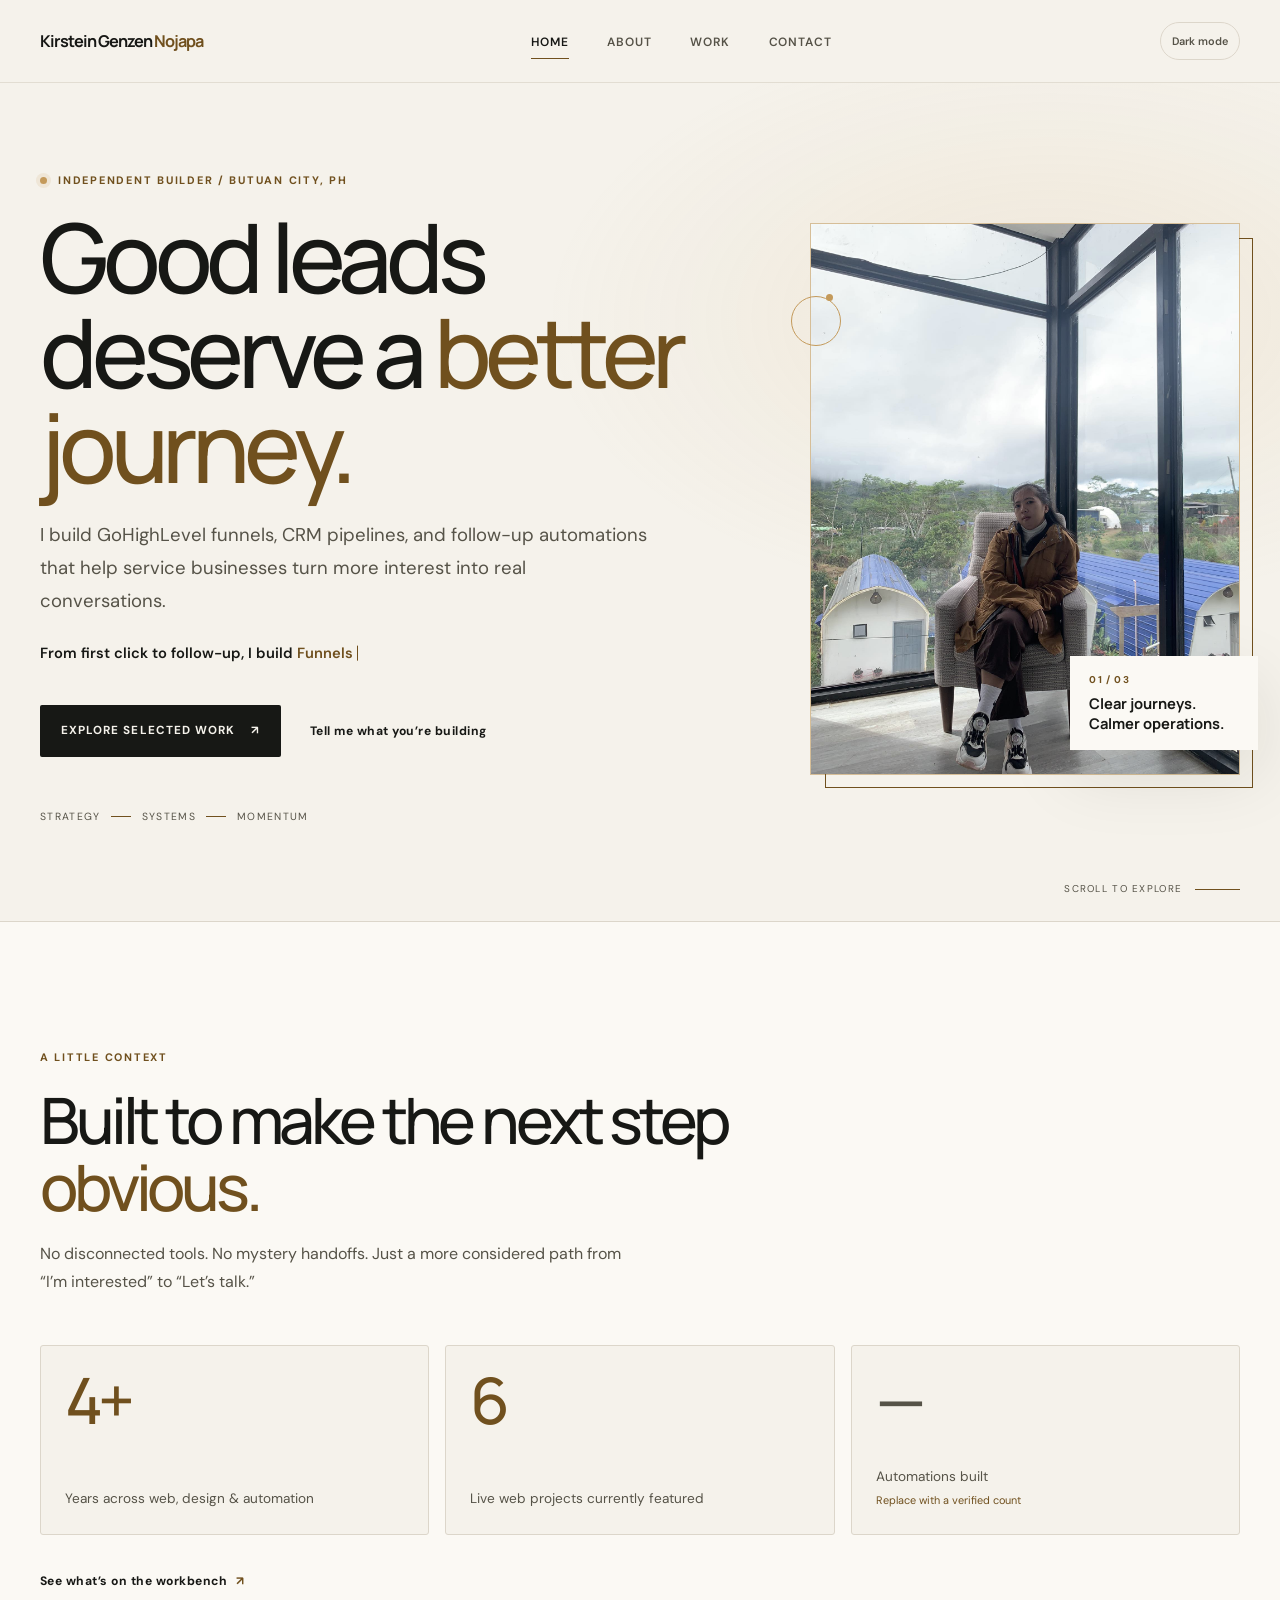
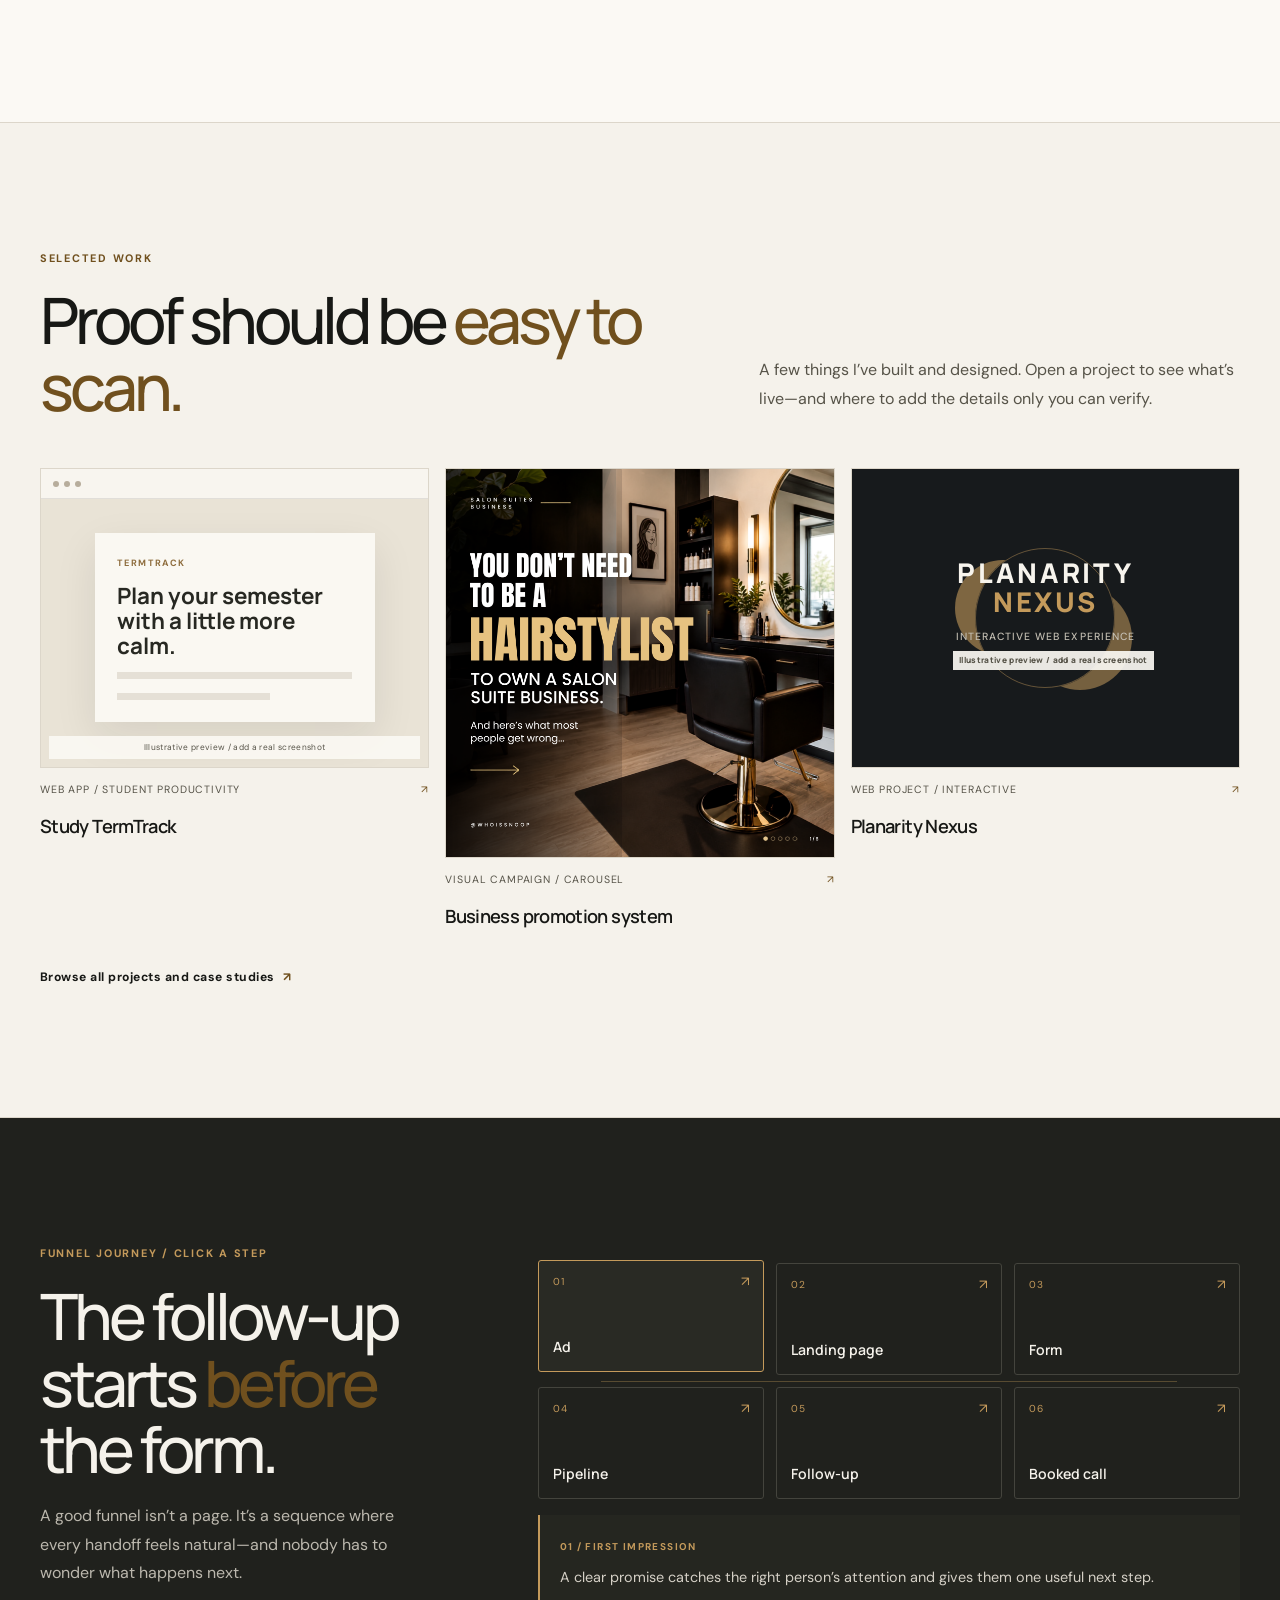
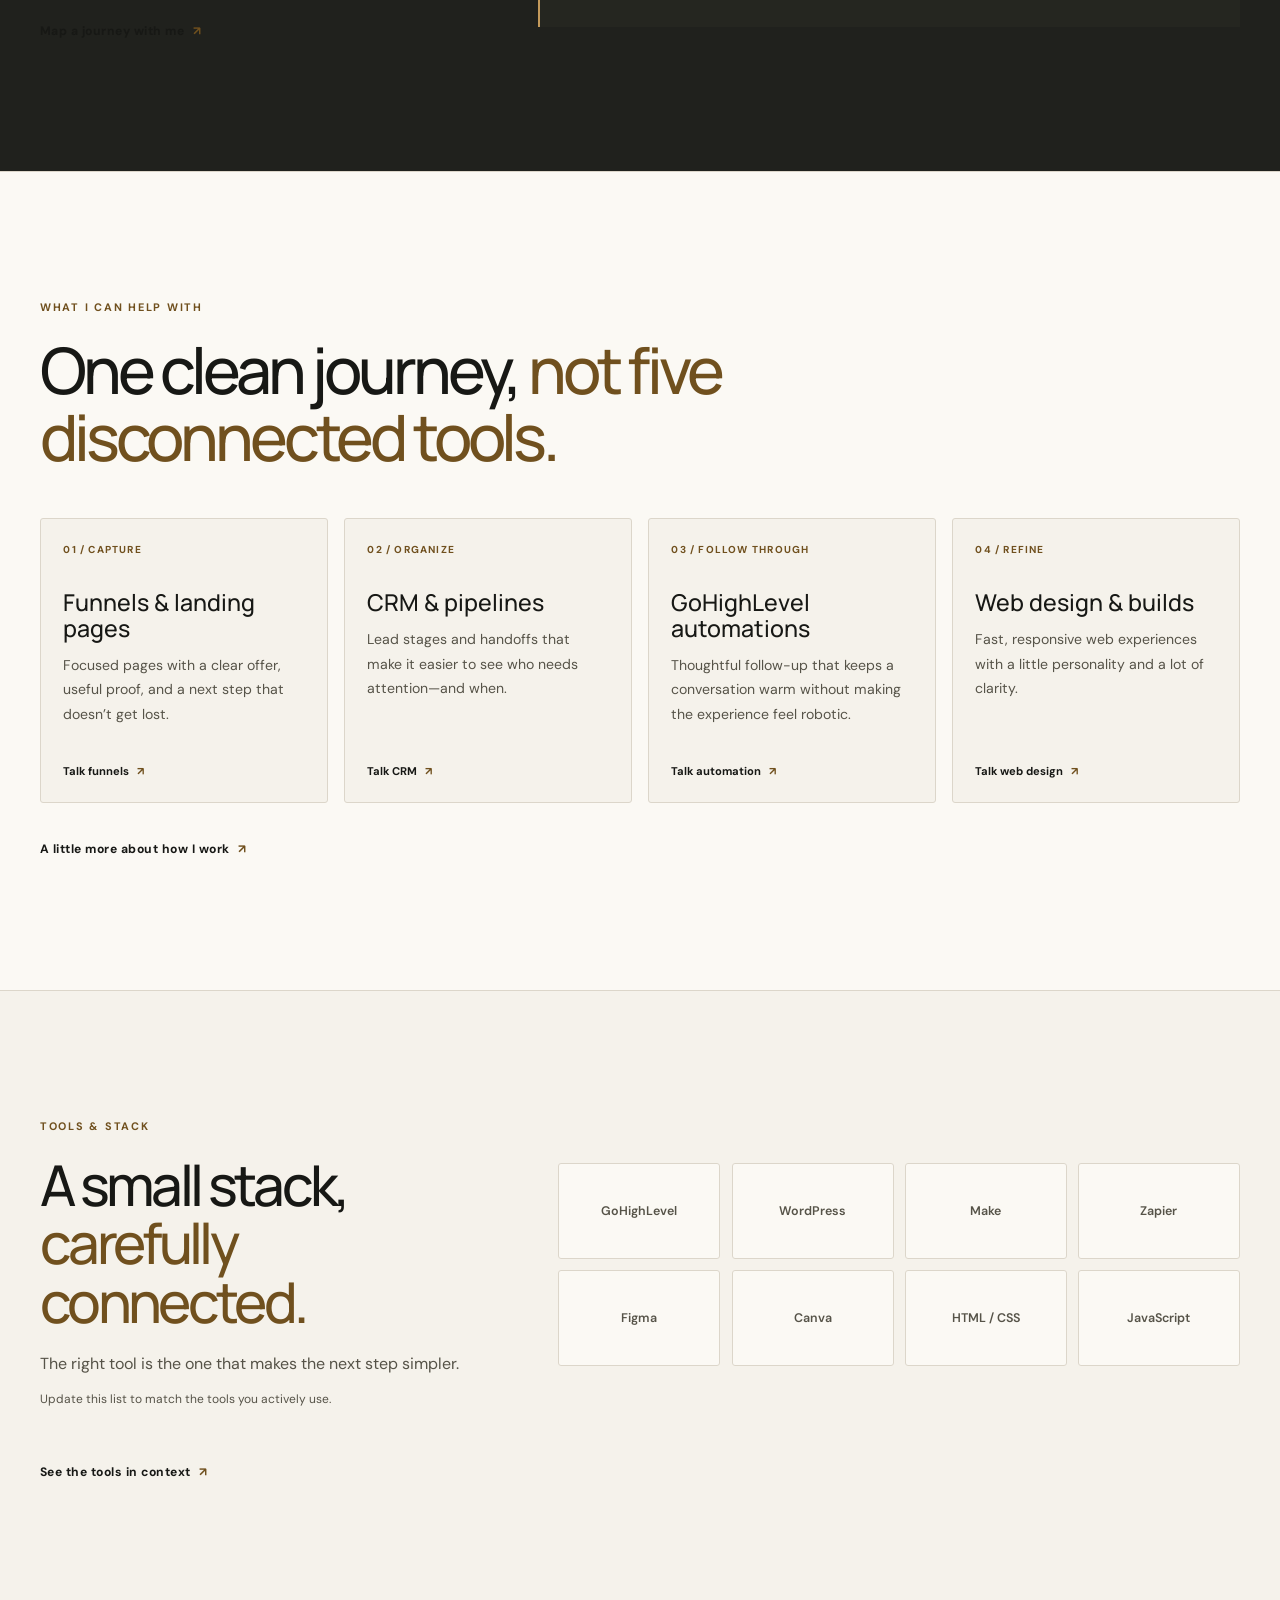
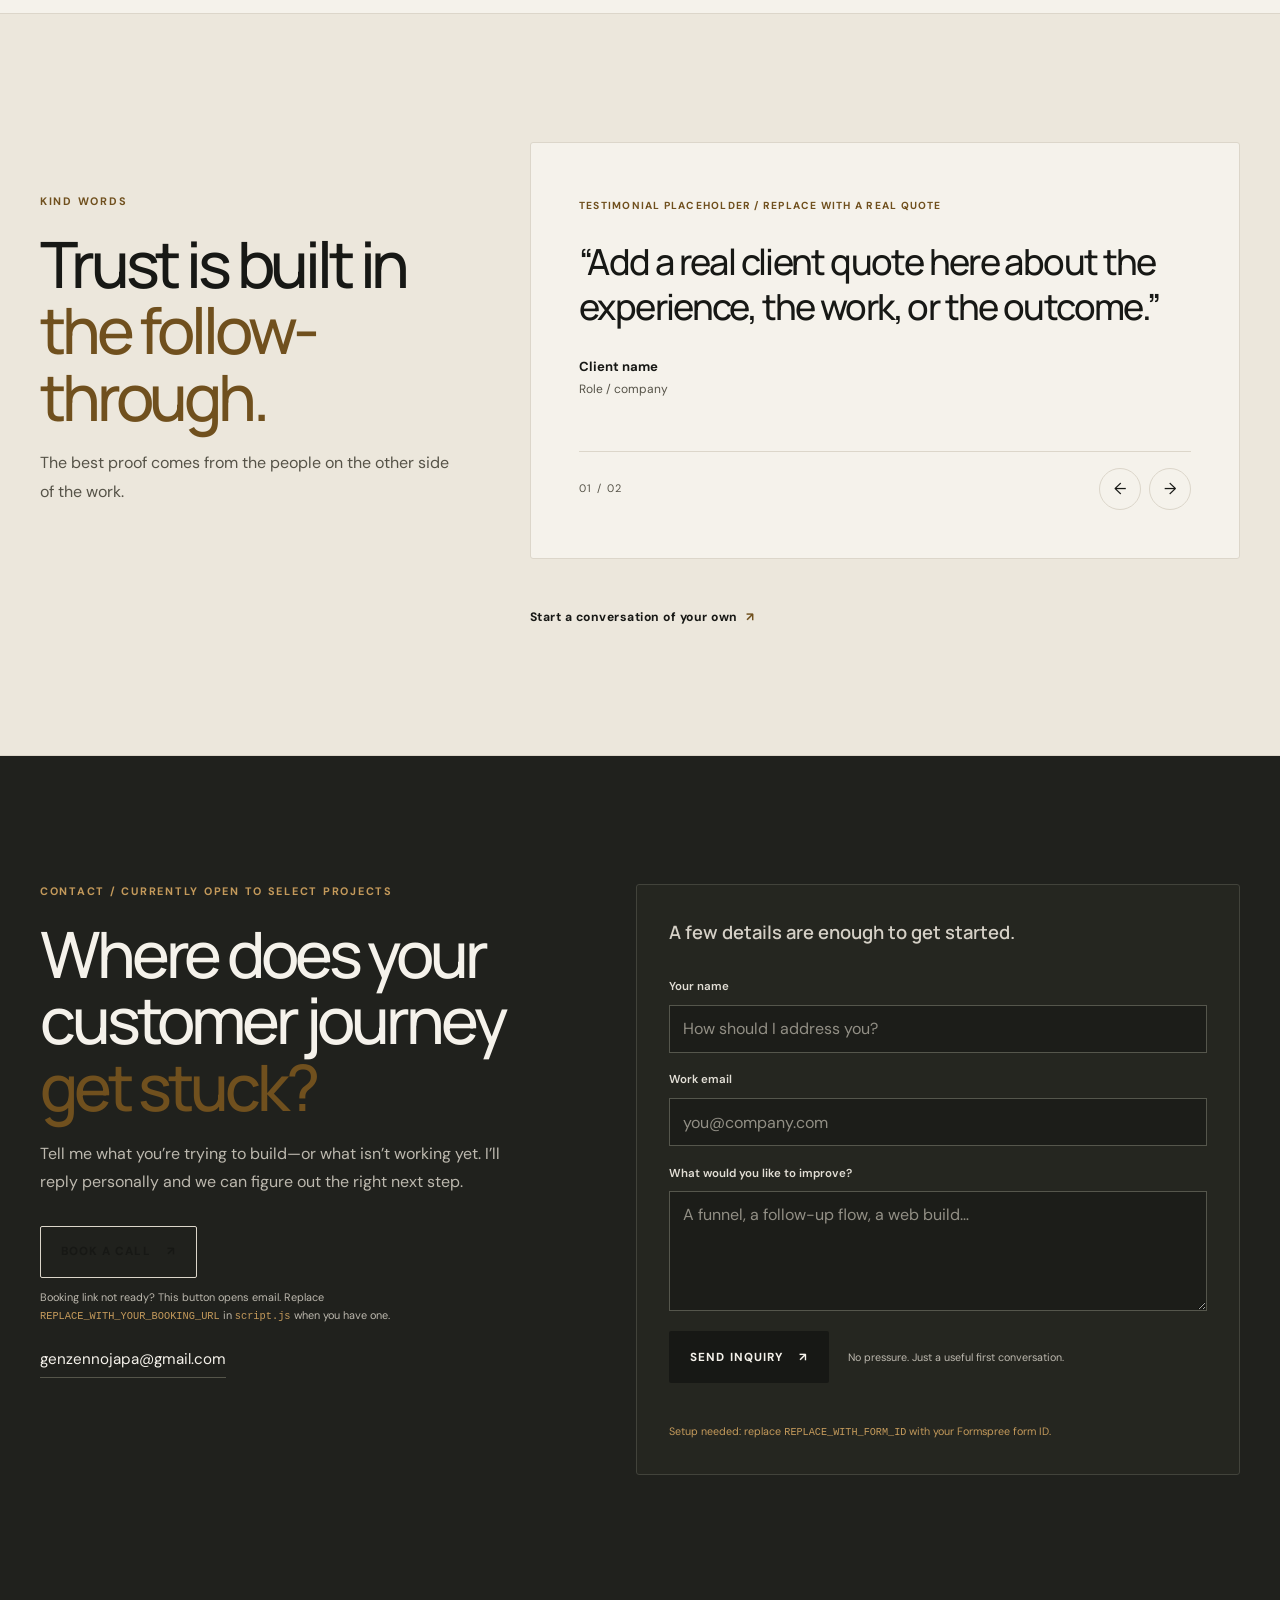
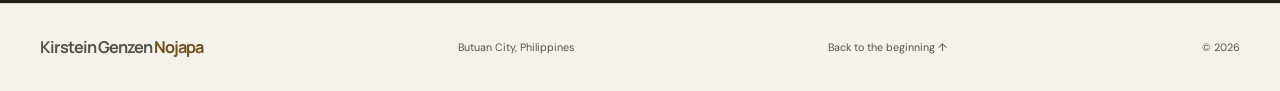
<file: index.html>
<!DOCTYPE html>
<html lang="en">
<head>
  <meta charset="UTF-8">
  <meta name="viewport" content="width=device-width, initial-scale=1.0">
  <meta name="theme-color" content="#f5f2eb">
  <title>Kirstein Genzen Nojapa | GoHighLevel Funnels &amp; Automation</title>
  <meta name="description" content="Kirstein Genzen Nojapa builds GoHighLevel funnels, CRM automations, and landing pages for service businesses in Butuan City, Philippines.">
  <link rel="canonical" href="https://kirsteingenzen.github.io/Minimalist-Portfolio/">
  <meta property="og:type" content="website">
  <meta property="og:locale" content="en_PH">
  <meta property="og:site_name" content="Kirstein Genzen Nojapa">
  <meta property="og:title" content="Kirstein Genzen Nojapa | Funnels, CRM &amp; Automation">
  <meta property="og:description" content="GoHighLevel funnels, CRM systems, and follow-up automation for service businesses. Based in Butuan City, Philippines.">
  <meta property="og:url" content="https://kirsteingenzen.github.io/Minimalist-Portfolio/">
  <meta property="og:image" content="https://kirsteingenzen.github.io/Minimalist-Portfolio/me.jpg">
  <meta property="og:image:alt" content="Kirstein Genzen Nojapa, GoHighLevel automation specialist and web developer">
  <meta name="twitter:card" content="summary_large_image">
  <meta name="twitter:title" content="Kirstein Genzen Nojapa | Funnels, CRM &amp; Automation">
  <meta name="twitter:description" content="GoHighLevel funnels, CRM systems, and follow-up automation for service businesses. Based in Butuan City, Philippines.">
  <meta name="twitter:image" content="https://kirsteingenzen.github.io/Minimalist-Portfolio/me.jpg">
  <meta name="twitter:image:alt" content="Kirstein Genzen Nojapa, GoHighLevel automation specialist and web developer">
  <link rel="icon" href="favicon.svg" type="image/svg+xml">
  <link rel="sitemap" type="application/xml" href="sitemap.xml">
  <link rel="preconnect" href="https://fonts.googleapis.com">
  <link rel="preconnect" href="https://fonts.gstatic.com" crossorigin>
  <link href="https://fonts.googleapis.com/css2?family=DM+Sans:wght@400;500;600;700&family=Manrope:wght@400;500;600;700;800&display=swap" rel="stylesheet">
  <link rel="stylesheet" href="style.css">
  <script type="application/ld+json">
    {
      "@context": "https://schema.org",
      "@graph": [
        {
          "@type": "WebSite",
          "@id": "https://kirsteingenzen.github.io/Minimalist-Portfolio/#website",
          "url": "https://kirsteingenzen.github.io/Minimalist-Portfolio/",
          "name": "Kirstein Genzen Nojapa",
          "inLanguage": "en-PH",
          "publisher": { "@id": "https://kirsteingenzen.github.io/Minimalist-Portfolio/#person" }
        },
        {
          "@type": "Person",
          "@id": "https://kirsteingenzen.github.io/Minimalist-Portfolio/#person",
          "name": "Kirstein Genzen Nojapa",
          "url": "https://kirsteingenzen.github.io/Minimalist-Portfolio/",
          "image": "https://kirsteingenzen.github.io/Minimalist-Portfolio/me.jpg",
          "email": "mailto:genzennojapa@gmail.com",
          "jobTitle": "GoHighLevel Automation Specialist, Funnel Builder, and Web Developer",
          "description": "GoHighLevel automation specialist, funnel builder, and web developer based in Butuan City, Philippines.",
          "address": {
            "@type": "PostalAddress",
            "addressLocality": "Butuan City",
            "addressCountry": "PH"
          },
          "knowsAbout": [
            "GoHighLevel",
            "Sales funnels",
            "CRM pipelines",
            "Marketing automation",
            "Landing page design",
            "Web development"
          ]
        }
      ]
    }
  </script>
</head>
<body>
  <a class="skip-link" href="#main">Skip to content</a>
  <div class="scroll-progress" id="scroll-progress" role="progressbar" aria-label="Page reading progress" aria-valuemin="0" aria-valuemax="100" aria-valuenow="0">
    <span id="scroll-progress-fill"></span>
  </div>

  <header class="site-header" id="site-header">
    <div class="wrap nav-inner">
      <a href="index.html" class="mark" aria-label="Kirstein Genzen Nojapa home">Kirstein Genzen <span>Nojapa</span></a>
      <nav id="site-nav" aria-label="Main navigation">
        <ul id="navList">
          <li><a href="index.html" aria-current="page">Home</a></li>
          <li><a href="about.html">About</a></li>
          <li><a href="work.html">Work</a></li>
          <li><a href="#contact">Contact</a></li>
        </ul>
      </nav>
      <div class="nav-actions">
        <button class="theme-toggle" id="themeToggle" type="button" aria-pressed="false" aria-label="Enable dark theme">Dark mode</button>
        <button class="nav-toggle" id="navToggle" type="button" aria-label="Open navigation menu" aria-controls="site-nav" aria-expanded="false">
          <span></span><span></span>
        </button>
      </div>
    </div>
  </header>

  <main id="main">
    <section class="hero section-shell" id="top">
      <div class="wrap hero-grid">
        <div class="hero-copy" data-reveal>
          <p class="eyebrow"><span class="status-dot"></span> Independent builder / Butuan City, PH</p>
          <h1>Good leads deserve a <em>better journey.</em></h1>
          <p class="hero-lede">I build GoHighLevel funnels, CRM pipelines, and follow-up automations that help service businesses turn more interest into real conversations.</p>
          <p class="hero-specialty">From first click to follow-up, I build <span id="rotating-skill" aria-hidden="true">Funnels</span><span class="sr-only">funnels, CRM automations, landing pages, and web design.</span><span class="typing-caret" aria-hidden="true"></span></p>
          <div class="hero-actions">
            <a class="button button-dark" href="work.html" data-cursor="Explore">Explore selected work <span aria-hidden="true">↗</span></a>
            <a class="text-link" href="#contact">Tell me what you’re building</a>
          </div>
          <div class="hero-footnote"><span>Strategy</span><i></i><span>Systems</span><i></i><span>Momentum</span></div>
        </div>
        <div class="hero-portrait" data-reveal data-reveal-delay="120">
          <img src="me.jpg" alt="Kirstein Genzen Nojapa in Butuan City" fetchpriority="high">
          <div class="portrait-note"><span class="portrait-note-index">01 / 03</span><span>Clear journeys.<br>Calmer operations.</span></div>
          <span class="portrait-orbit" aria-hidden="true"></span>
        </div>
      </div>
      <a class="scroll-cue" href="#proof"><span>Scroll to explore</span><span class="scroll-cue-line" aria-hidden="true"></span></a>
    </section>

    <section class="proof-section section-shell" id="proof">
      <div class="wrap">
        <div class="section-heading" data-reveal>
          <p class="eyebrow">A little context</p>
          <h2>Built to make the next step <em>obvious.</em></h2>
          <p class="section-intro">No disconnected tools. No mystery handoffs. Just a more considered path from “I’m interested” to “Let’s talk.”</p>
        </div>
        <div class="metrics-grid" data-stagger>
          <article class="metric-card" data-reveal>
            <span class="metric-number" data-counter data-target="4" data-suffix="+">4+</span>
            <span class="metric-label">Years across web, design &amp; automation</span>
          </article>
          <article class="metric-card" data-reveal>
            <span class="metric-number" data-counter data-target="6">6</span>
            <span class="metric-label">Live web projects currently featured</span>
          </article>
          <article class="metric-card" data-reveal>
            <span class="metric-number metric-placeholder" data-counter data-target="REPLACE_WITH_METRIC">—</span>
            <span class="metric-label">Automations built <small>Replace with a verified count</small></span>
          </article>
        </div>
        <a class="section-next" href="work.html">See what’s on the workbench <span aria-hidden="true">↗</span></a>
      </div>
    </section>

    <section class="selected-section section-shell" id="selected-work">
      <div class="wrap">
        <div class="section-heading section-heading-split" data-reveal>
          <div><p class="eyebrow">Selected work</p><h2>Proof should be <em>easy to scan.</em></h2></div>
          <p class="section-intro">A few things I’ve built and designed. Open a project to see what’s live—and where to add the details only you can verify.</p>
        </div>
        <div class="teaser-grid" data-stagger>
          <a class="teaser-card" href="work.html#project-study-termtrack" data-reveal data-cursor="View">
            <span class="teaser-image teaser-image-app"><span class="browser-bar"><i></i><i></i><i></i></span><span class="app-preview"><b>TERMTRACK</b><span>Plan your semester<br>with a little more calm.</span><span class="preview-line"></span><span class="preview-line short"></span></span><span class="preview-note">Illustrative preview / add a real screenshot</span></span>
            <span class="teaser-meta"><span>Web app / Student productivity</span><span aria-hidden="true">↗</span></span>
            <strong>Study TermTrack</strong>
          </a>
          <a class="teaser-card" href="work.html#project-campaign" data-reveal data-cursor="View">
            <span class="teaser-image teaser-image-art"><img src="Projects-works/TASK%20CAROUSEL/Task%20business%20promotion/1.png" alt="" loading="lazy"></span>
            <span class="teaser-meta"><span>Visual campaign / Carousel</span><span aria-hidden="true">↗</span></span>
            <strong>Business promotion system</strong>
          </a>
          <a class="teaser-card" href="work.html#project-planarity" data-reveal data-cursor="View">
            <span class="teaser-image teaser-image-puzzle"><span class="puzzle-orbit" aria-hidden="true"></span><span>PLANARITY<br><em>NEXUS</em></span><small>Interactive web experience</small><span class="preview-note">Illustrative preview / add a real screenshot</span></span>
            <span class="teaser-meta"><span>Web project / Interactive</span><span aria-hidden="true">↗</span></span>
            <strong>Planarity Nexus</strong>
          </a>
        </div>
        <a class="section-next" href="work.html">Browse all projects and case studies <span aria-hidden="true">↗</span></a>
      </div>
    </section>

    <section class="journey-section section-shell" id="journey">
      <div class="wrap journey-layout">
        <div class="journey-intro" data-reveal>
          <p class="eyebrow">Funnel journey / Click a step</p>
          <h2>The follow-up starts <em>before</em> the form.</h2>
          <p class="section-intro">A good funnel isn’t a page. It’s a sequence where every handoff feels natural—and nobody has to wonder what happens next.</p>
          <a class="text-link" href="#contact">Map a journey with me <span aria-hidden="true">↗</span></a>
        </div>
        <div class="journey-demo" data-reveal data-reveal-delay="100">
          <div class="journey-track" role="group" aria-label="Interactive lead journey">
            <button type="button" class="journey-step is-active" data-journey-step="ad" aria-pressed="true"><span>01</span><strong>Ad</strong><i aria-hidden="true">↗</i></button>
            <button type="button" class="journey-step" data-journey-step="landing" aria-pressed="false"><span>02</span><strong>Landing page</strong><i aria-hidden="true">↗</i></button>
            <button type="button" class="journey-step" data-journey-step="form" aria-pressed="false"><span>03</span><strong>Form</strong><i aria-hidden="true">↗</i></button>
            <button type="button" class="journey-step" data-journey-step="pipeline" aria-pressed="false"><span>04</span><strong>Pipeline</strong><i aria-hidden="true">↗</i></button>
            <button type="button" class="journey-step" data-journey-step="followup" aria-pressed="false"><span>05</span><strong>Follow-up</strong><i aria-hidden="true">↗</i></button>
            <button type="button" class="journey-step" data-journey-step="booked" aria-pressed="false"><span>06</span><strong>Booked call</strong><i aria-hidden="true">↗</i></button>
          </div>
          <div class="journey-detail" id="journey-description" aria-live="polite">
            <span class="journey-detail-kicker">01 / First impression</span>
            <p>A clear promise catches the right person’s attention and gives them one useful next step.</p>
          </div>
        </div>
      </div>
    </section>

    <section class="capabilities-section section-shell" id="capabilities">
      <div class="wrap">
        <div class="section-heading" data-reveal>
          <p class="eyebrow">What I can help with</p>
          <h2>One clean journey, <em>not five disconnected tools.</em></h2>
        </div>
        <div class="capability-grid" data-stagger>
          <article class="capability-card" data-reveal><span>01 / Capture</span><h3>Funnels &amp; landing pages</h3><p>Focused pages with a clear offer, useful proof, and a next step that doesn’t get lost.</p><a href="#contact" aria-label="Ask about funnels and landing pages">Talk funnels <span aria-hidden="true">↗</span></a></article>
          <article class="capability-card" data-reveal><span>02 / Organize</span><h3>CRM &amp; pipelines</h3><p>Lead stages and handoffs that make it easier to see who needs attention—and when.</p><a href="#contact" aria-label="Ask about CRM and pipelines">Talk CRM <span aria-hidden="true">↗</span></a></article>
          <article class="capability-card" data-reveal><span>03 / Follow through</span><h3>GoHighLevel automations</h3><p>Thoughtful follow-up that keeps a conversation warm without making the experience feel robotic.</p><a href="#contact" aria-label="Ask about GoHighLevel automations">Talk automation <span aria-hidden="true">↗</span></a></article>
          <article class="capability-card" data-reveal><span>04 / Refine</span><h3>Web design &amp; builds</h3><p>Fast, responsive web experiences with a little personality and a lot of clarity.</p><a href="#contact" aria-label="Ask about web design and development">Talk web design <span aria-hidden="true">↗</span></a></article>
        </div>
        <a class="section-next" href="about.html">A little more about how I work <span aria-hidden="true">↗</span></a>
      </div>
    </section>

    <section class="tools-section section-shell" id="tools">
      <div class="wrap tools-layout">
        <div data-reveal><p class="eyebrow">Tools &amp; stack</p><h2>A small stack, <em>carefully connected.</em></h2><p class="section-intro">The right tool is the one that makes the next step simpler. <small>Update this list to match the tools you actively use.</small></p></div>
        <div class="tools-grid" data-stagger aria-label="Tools and technologies">
          <span data-reveal>GoHighLevel</span><span data-reveal>WordPress</span><span data-reveal>Make</span><span data-reveal>Zapier</span><span data-reveal>Figma</span><span data-reveal>Canva</span><span data-reveal>HTML / CSS</span><span data-reveal>JavaScript</span>
        </div>
      </div>
      <div class="wrap tools-cta"><a class="section-next" href="work.html">See the tools in context <span aria-hidden="true">↗</span></a></div>
    </section>

    <section class="testimonial-section section-shell" id="kind-words">
      <div class="wrap testimonial-layout">
        <div data-reveal><p class="eyebrow">Kind words</p><h2>Trust is built in <em>the follow-through.</em></h2><p class="section-intro">The best proof comes from the people on the other side of the work.</p></div>
        <div class="testimonial-slider" id="testimonialSlider" role="region" aria-label="Client testimonials" aria-describedby="testimonialHelp" tabindex="0" data-reveal>
          <div class="testimonial-slides" aria-live="polite">
            <figure class="testimonial-slide is-active">
              <span class="placeholder-label">Testimonial placeholder / Replace with a real quote</span>
              <blockquote>“Add a real client quote here about the experience, the work, or the outcome.”</blockquote>
              <figcaption><strong>Client name</strong><span>Role / company</span></figcaption>
            </figure>
            <figure class="testimonial-slide" hidden>
              <span class="placeholder-label">Testimonial placeholder / Replace with a real quote</span>
              <blockquote>“A second real perspective can help a future client picture what working together feels like.”</blockquote>
              <figcaption><strong>Client name</strong><span>Role / company</span></figcaption>
            </figure>
          </div>
          <div class="slider-controls">
            <span class="slider-count" id="testimonialCount">01 / 02</span>
            <div><button type="button" class="slider-button" data-slide="previous" aria-label="Previous testimonial">←</button><button type="button" class="slider-button" data-slide="next" aria-label="Next testimonial">→</button></div>
          </div>
          <p class="sr-only" id="testimonialHelp">Use the left and right arrow keys or swipe to change testimonial.</p>
        </div>
        <a class="section-next" href="#contact">Start a conversation of your own <span aria-hidden="true">↗</span></a>
      </div>
    </section>

    <section class="contact-section section-shell" id="contact">
      <div class="wrap contact-layout">
        <div class="contact-intro" data-reveal>
          <p class="eyebrow">Contact / Currently open to select projects</p>
          <h2>Where does your customer journey <em>get stuck?</em></h2>
          <p class="section-intro">Tell me what you’re trying to build—or what isn’t working yet. I’ll reply personally and we can figure out the right next step.</p>
          <a class="button button-outline" data-booking-link href="mailto:genzennojapa@gmail.com?subject=Let%27s%20talk%20about%20a%20project">Book a call <span aria-hidden="true">↗</span></a>
          <p class="booking-note" id="bookingNote">Booking link not ready? This button opens email. Replace <code>REPLACE_WITH_YOUR_BOOKING_URL</code> in <code>script.js</code> when you have one.</p>
          <a class="contact-direct" href="mailto:genzennojapa@gmail.com">genzennojapa@gmail.com</a>
        </div>
        <form class="inquiry-form" id="inquiryForm" action="https://formspree.io/f/REPLACE_WITH_FORM_ID" method="POST" data-reveal>
          <p class="form-intro">A few details are enough to get started.</p>
          <label for="contact-name">Your name</label>
          <input id="contact-name" name="name" autocomplete="name" aria-describedby="contact-name-error" required minlength="2" placeholder="How should I address you?">
          <span class="field-error" id="contact-name-error"></span>
          <label for="contact-email">Work email</label>
          <input id="contact-email" name="email" type="email" autocomplete="email" aria-describedby="contact-email-error" required placeholder="you@company.com">
          <span class="field-error" id="contact-email-error"></span>
          <label for="contact-project">What would you like to improve?</label>
          <textarea id="contact-project" name="message" rows="4" aria-describedby="contact-project-error" required minlength="12" placeholder="A funnel, a follow-up flow, a web build…"></textarea>
          <span class="field-error" id="contact-project-error"></span>
          <div class="form-footer"><button type="submit" class="button button-dark">Send inquiry <span aria-hidden="true">↗</span></button><span class="form-microcopy">No pressure. Just a useful first conversation.</span></div>
          <p class="form-status" id="formStatus" role="status" aria-live="polite"></p>
          <p class="form-setup-note" id="formSetupNote">Setup needed: replace <code>REPLACE_WITH_FORM_ID</code> with your Formspree form ID.</p>
        </form>
      </div>
    </section>
  </main>

  <footer class="site-footer">
    <div class="wrap footer-inner"><a class="mark" href="index.html">Kirstein Genzen <span>Nojapa</span></a><span>Butuan City, Philippines</span><a href="#top">Back to the beginning ↑</a><span>© <span id="currentYear">2026</span></span></div>
  </footer>

  <div class="custom-cursor" id="customCursor" aria-hidden="true"><span class="cursor-label"></span></div>
  <p class="easter-egg-toast" id="easterEggToast" role="status" aria-live="polite" hidden></p>
  <script src="script.js"></script>
</body>
</html>
</file>
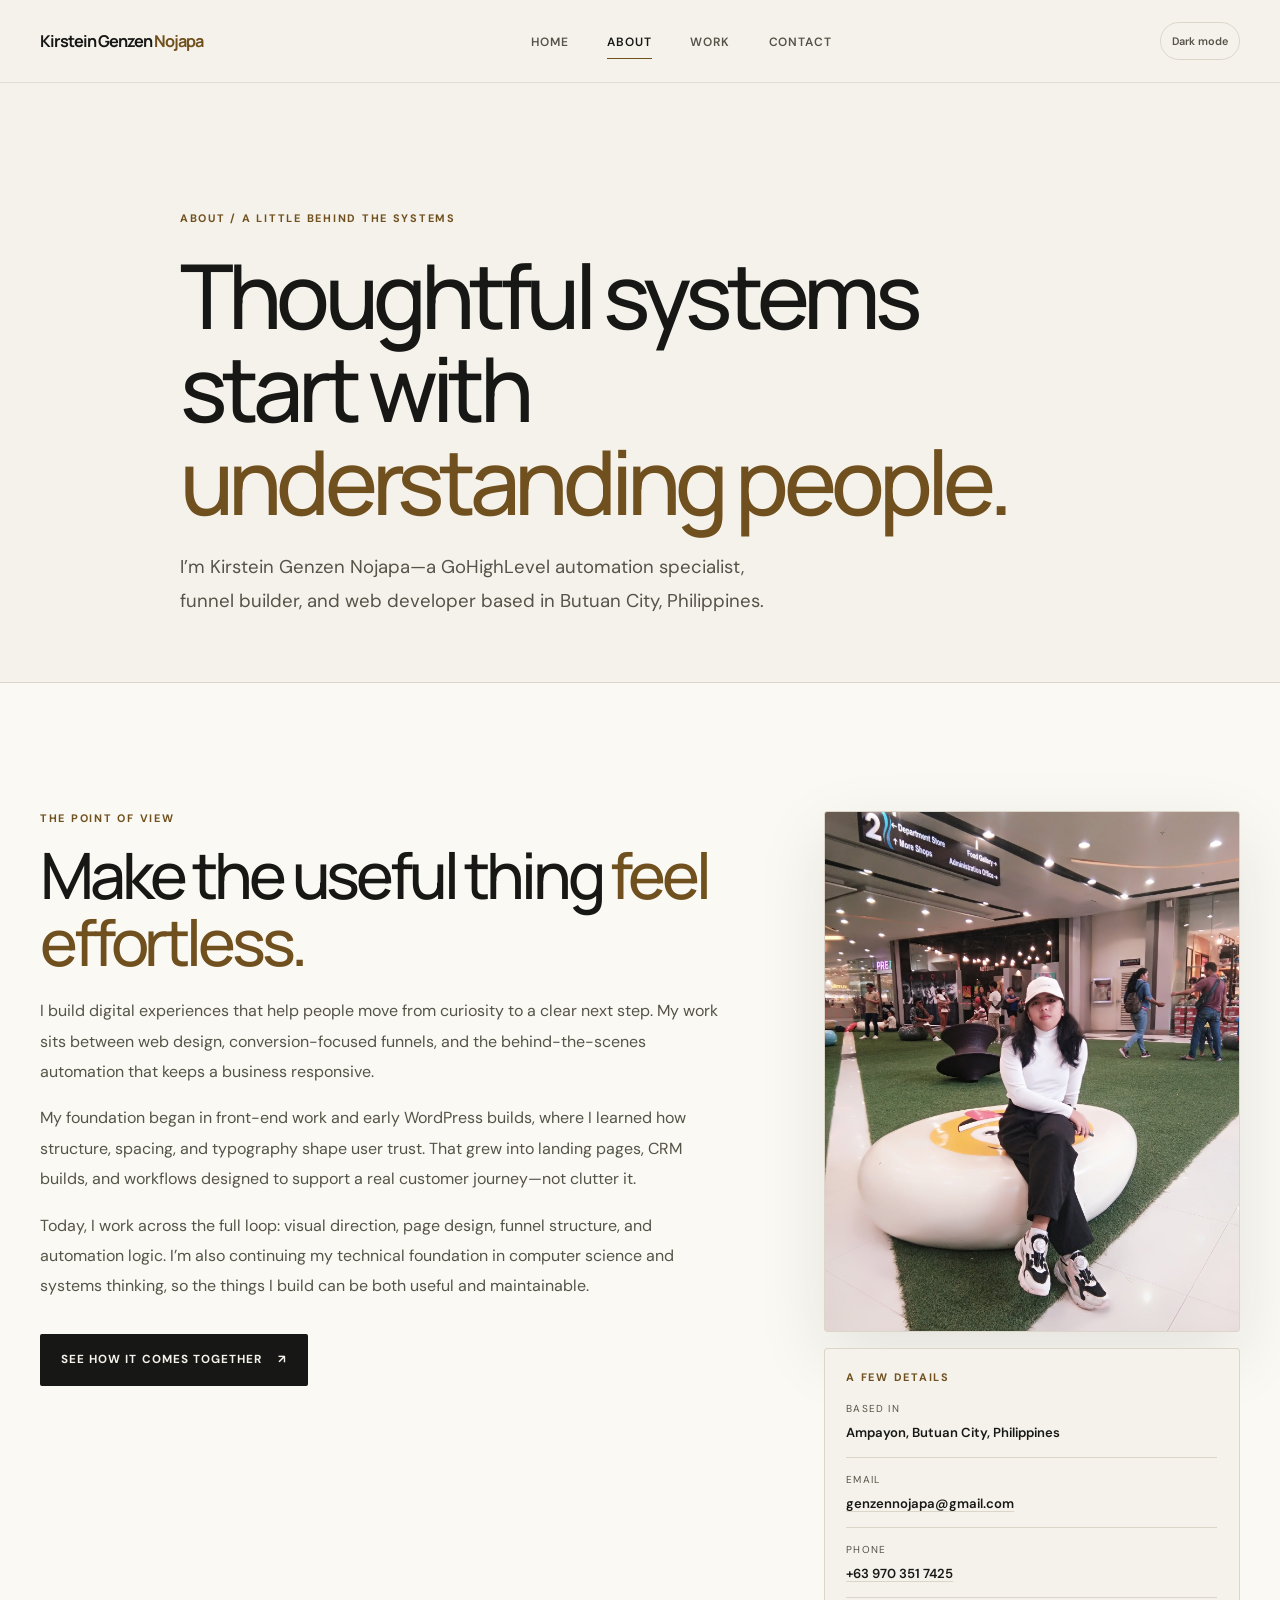
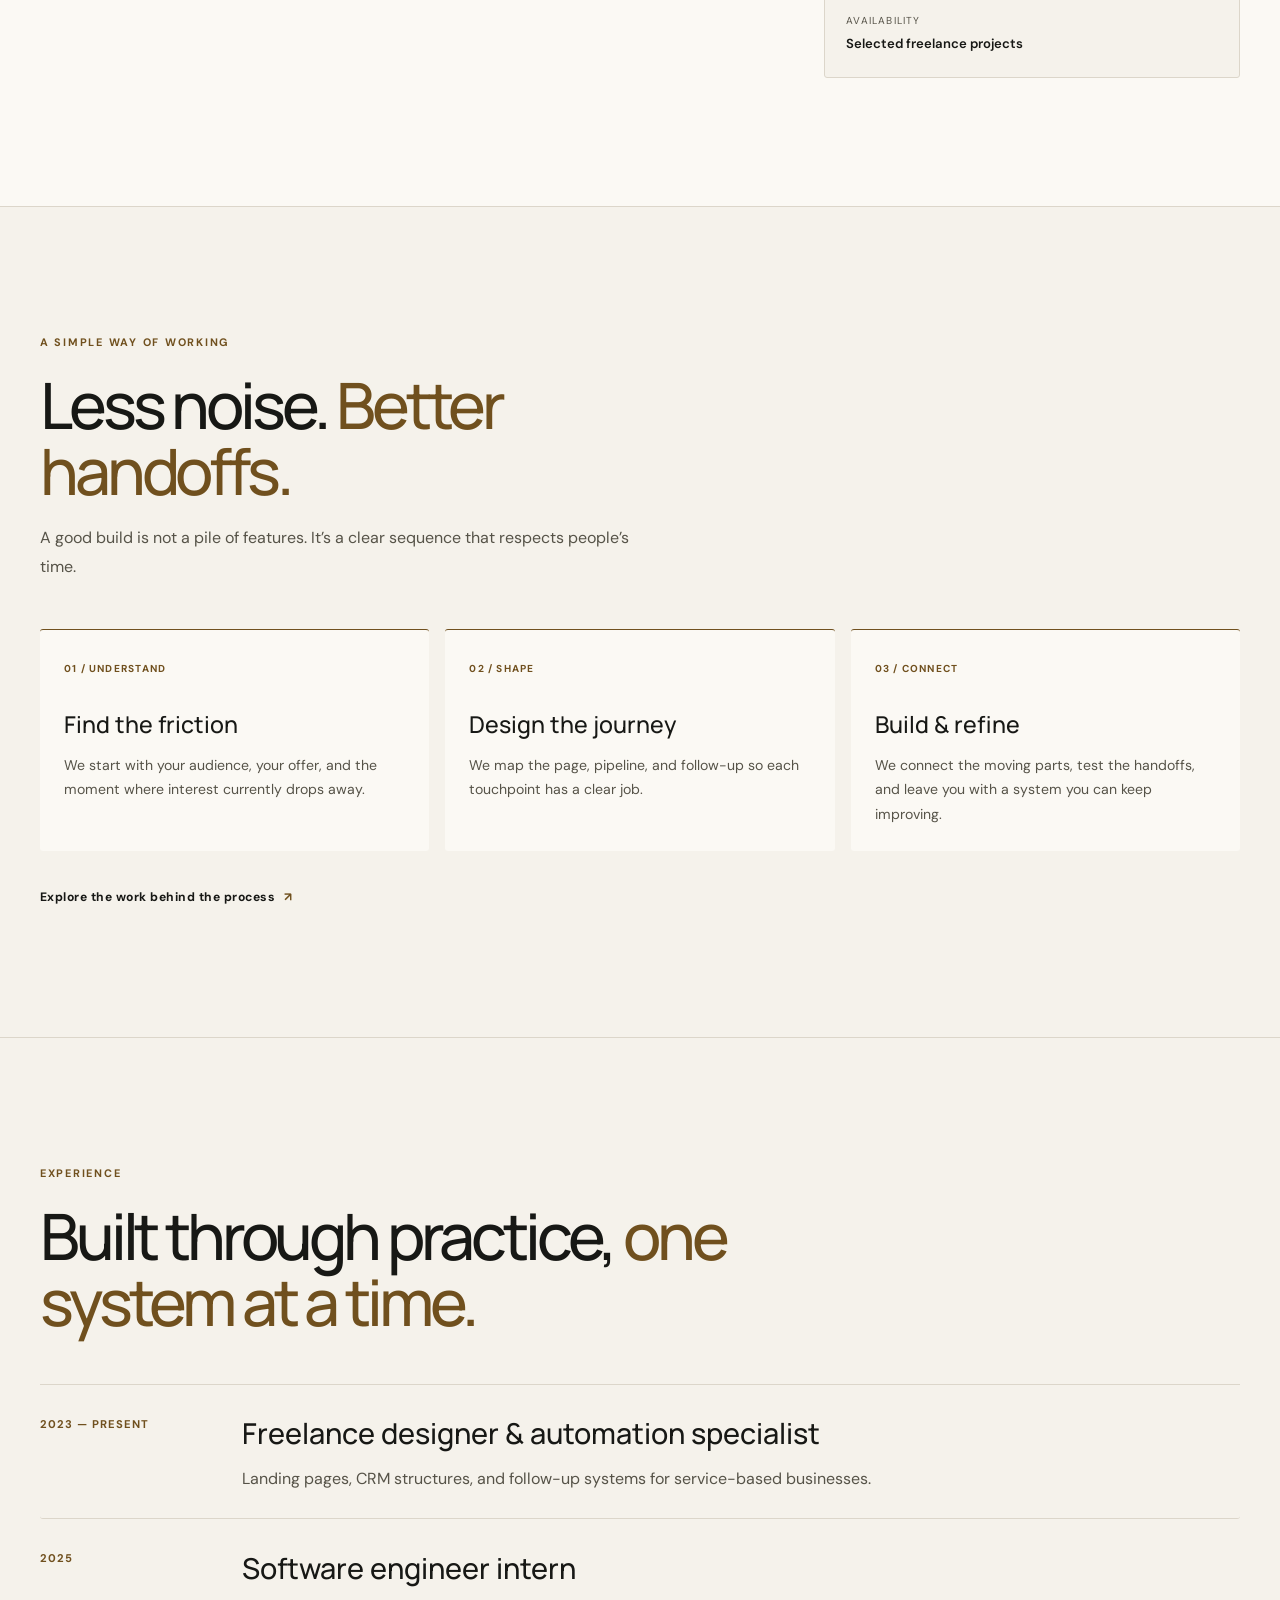
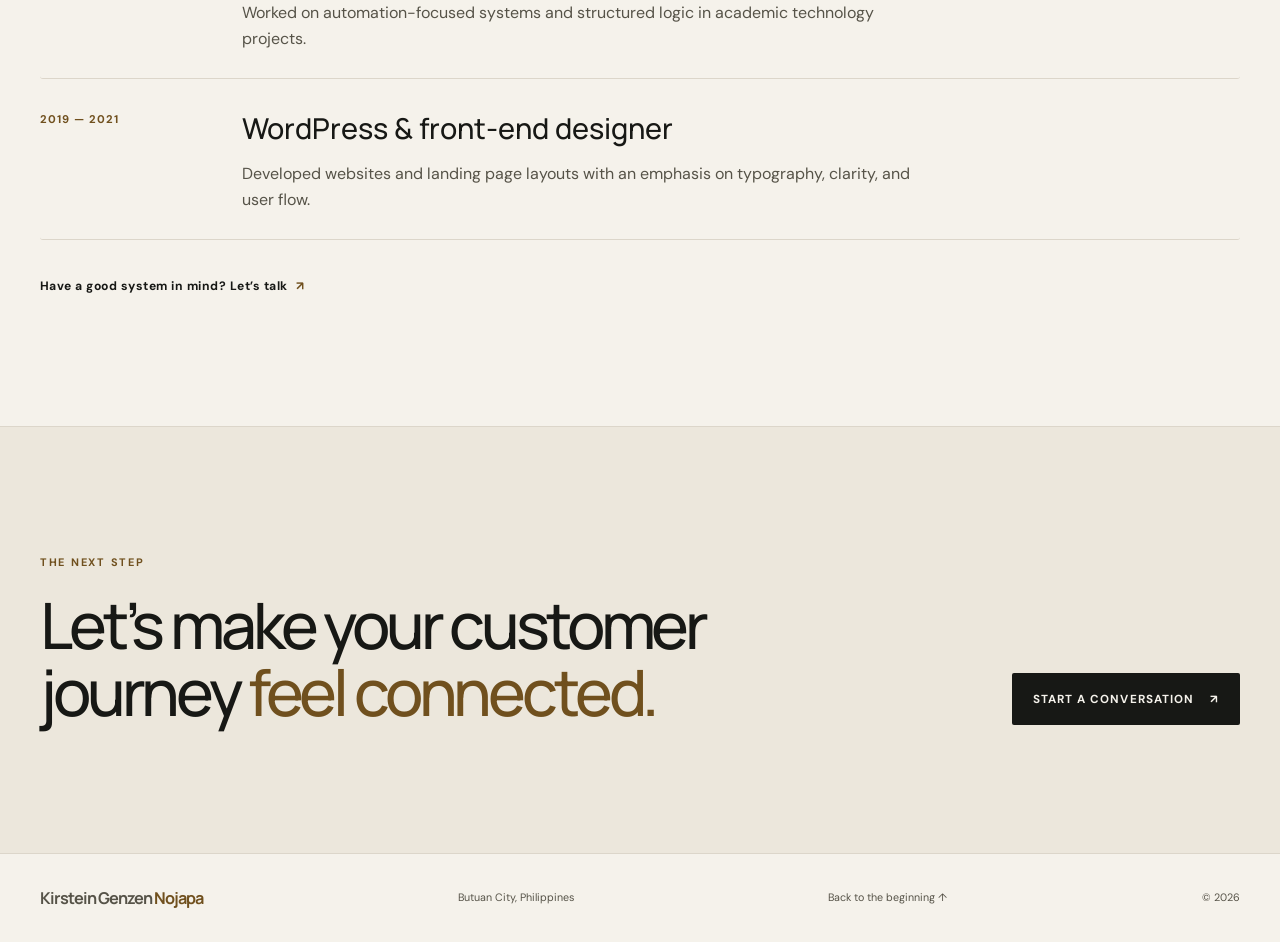
<file: about.html>
<!DOCTYPE html>
<html lang="en">
<head>
  <meta charset="UTF-8">
  <meta name="viewport" content="width=device-width, initial-scale=1.0">
  <meta name="theme-color" content="#f5f2eb">
  <title>About Kirstein Genzen Nojapa | Funnel &amp; Automation Specialist</title>
  <meta name="description" content="Learn about Kirstein Genzen Nojapa, a Butuan City specialist in GoHighLevel automation, sales funnels, CRM pipelines, and web development.">
  <link rel="canonical" href="https://kirsteingenzen.github.io/Minimalist-Portfolio/about.html">
  <meta property="og:type" content="profile">
  <meta property="og:locale" content="en_PH">
  <meta property="og:site_name" content="Kirstein Genzen Nojapa">
  <meta property="og:title" content="About Kirstein Genzen Nojapa">
  <meta property="og:description" content="Meet Kirstein Genzen Nojapa, a Butuan City specialist in GoHighLevel automation, funnels, CRM pipelines, and web development.">
  <meta property="og:url" content="https://kirsteingenzen.github.io/Minimalist-Portfolio/about.html">
  <meta property="og:image" content="https://kirsteingenzen.github.io/Minimalist-Portfolio/myself.jpg">
  <meta property="og:image:alt" content="Kirstein Genzen Nojapa seated by a window">
  <meta name="twitter:card" content="summary_large_image">
  <meta name="twitter:title" content="About Kirstein Genzen Nojapa">
  <meta name="twitter:description" content="Meet Kirstein Genzen Nojapa, a Butuan City specialist in GoHighLevel automation, funnels, CRM pipelines, and web development.">
  <meta name="twitter:image" content="https://kirsteingenzen.github.io/Minimalist-Portfolio/myself.jpg">
  <meta name="twitter:image:alt" content="Kirstein Genzen Nojapa seated by a window">
  <link rel="icon" href="favicon.svg" type="image/svg+xml">
  <link rel="sitemap" type="application/xml" href="sitemap.xml">
  <link rel="preconnect" href="https://fonts.googleapis.com">
  <link rel="preconnect" href="https://fonts.gstatic.com" crossorigin>
  <link href="https://fonts.googleapis.com/css2?family=DM+Sans:wght@400;500;600;700&family=Manrope:wght@400;500;600;700;800&display=swap" rel="stylesheet">
  <link rel="stylesheet" href="style.css">
  <script type="application/ld+json">
    {
      "@context": "https://schema.org",
      "@type": "AboutPage",
      "@id": "https://kirsteingenzen.github.io/Minimalist-Portfolio/about.html#webpage",
      "url": "https://kirsteingenzen.github.io/Minimalist-Portfolio/about.html",
      "name": "About Kirstein Genzen Nojapa",
      "description": "Learn about Kirstein Genzen Nojapa, a Butuan City specialist in GoHighLevel automation, sales funnels, CRM pipelines, and web development.",
      "inLanguage": "en-PH",
      "isPartOf": { "@id": "https://kirsteingenzen.github.io/Minimalist-Portfolio/#website" },
      "mainEntity": { "@id": "https://kirsteingenzen.github.io/Minimalist-Portfolio/#person" }
    }
  </script>
</head>
<body>
  <a class="skip-link" href="#main">Skip to content</a>
  <div class="scroll-progress" id="scroll-progress" role="progressbar" aria-label="Page reading progress" aria-valuemin="0" aria-valuemax="100" aria-valuenow="0"><span id="scroll-progress-fill"></span></div>
  <header class="site-header" id="site-header">
    <div class="wrap nav-inner">
      <a href="index.html" class="mark" aria-label="Kirstein Genzen Nojapa home">Kirstein Genzen <span>Nojapa</span></a>
      <nav id="site-nav" aria-label="Main navigation"><ul id="navList">
        <li><a href="index.html">Home</a></li><li><a href="about.html" aria-current="page">About</a></li><li><a href="work.html">Work</a></li><li><a href="index.html#contact">Contact</a></li>
      </ul></nav>
      <div class="nav-actions"><button class="theme-toggle" id="themeToggle" type="button" aria-pressed="false" aria-label="Enable dark theme">Dark mode</button><button class="nav-toggle" id="navToggle" type="button" aria-label="Open navigation menu" aria-controls="site-nav" aria-expanded="false"><span></span><span></span></button></div>
    </div>
  </header>
  <main id="main">
    <section class="page-hero section-shell" id="top">
      <div class="wrap narrow" data-reveal>
        <p class="eyebrow">About / A little behind the systems</p>
        <h1>Thoughtful systems start with <em>understanding people.</em></h1>
        <p class="page-hero-lede">I’m Kirstein Genzen Nojapa—a GoHighLevel automation specialist, funnel builder, and web developer based in Butuan City, Philippines.</p>
      </div>
    </section>
    <section class="bio-section section-shell">
      <div class="wrap bio-layout">
        <div class="bio-copy" data-reveal>
          <p class="eyebrow">The point of view</p>
          <h2>Make the useful thing <em>feel effortless.</em></h2>
          <p>I build digital experiences that help people move from curiosity to a clear next step. My work sits between web design, conversion-focused funnels, and the behind-the-scenes automation that keeps a business responsive.</p>
          <p>My foundation began in front-end work and early WordPress builds, where I learned how structure, spacing, and typography shape user trust. That grew into landing pages, CRM builds, and workflows designed to support a real customer journey—not clutter it.</p>
          <p>Today, I work across the full loop: visual direction, page design, funnel structure, and automation logic. I’m also continuing my technical foundation in computer science and systems thinking, so the things I build can be both useful and maintainable.</p>
          <a class="button button-dark" href="work.html">See how it comes together <span aria-hidden="true">↗</span></a>
        </div>
        <aside class="bio-aside" data-reveal data-reveal-delay="100">
          <figure class="bio-portrait"><img src="myself.jpg" alt="Kirstein Genzen Nojapa seated by a window" loading="lazy"></figure>
          <div class="info-panel"><p class="eyebrow">A few details</p><ul class="meta-list">
            <li><span>Based in</span><strong>Ampayon, Butuan City, Philippines</strong></li>
            <li><span>Email</span><strong><a href="mailto:genzennojapa@gmail.com">genzennojapa@gmail.com</a></strong></li>
            <li><span>Phone</span><strong><a href="tel:+639703517425">+63 970 351 7425</a></strong></li>
            <li><span>Availability</span><strong>Selected freelance projects</strong></li>
          </ul></div>
        </aside>
      </div>
    </section>
    <section class="process-section section-shell">
      <div class="wrap">
        <div class="section-heading" data-reveal><p class="eyebrow">A simple way of working</p><h2>Less noise. <em>Better handoffs.</em></h2><p class="section-intro">A good build is not a pile of features. It’s a clear sequence that respects people’s time.</p></div>
        <div class="process-grid" data-stagger>
          <article data-reveal><span>01 / Understand</span><h3>Find the friction</h3><p>We start with your audience, your offer, and the moment where interest currently drops away.</p></article>
          <article data-reveal><span>02 / Shape</span><h3>Design the journey</h3><p>We map the page, pipeline, and follow-up so each touchpoint has a clear job.</p></article>
          <article data-reveal><span>03 / Connect</span><h3>Build &amp; refine</h3><p>We connect the moving parts, test the handoffs, and leave you with a system you can keep improving.</p></article>
        </div>
        <a class="section-next" href="work.html">Explore the work behind the process <span aria-hidden="true">↗</span></a>
      </div>
    </section>
    <section class="timeline-section section-shell">
      <div class="wrap">
        <div class="section-heading" data-reveal><p class="eyebrow">Experience</p><h2>Built through practice, <em>one system at a time.</em></h2></div>
        <div class="timeline" data-stagger>
          <article class="timeline-item" data-reveal><div class="year">2023 — Present</div><div class="timeline-copy"><h3>Freelance designer &amp; automation specialist</h3><p>Landing pages, CRM structures, and follow-up systems for service-based businesses.</p></div></article>
          <article class="timeline-item" data-reveal><div class="year">2025</div><div class="timeline-copy"><h3>Software engineer intern</h3><p>Worked on automation-focused systems and structured logic in academic technology projects.</p></div></article>
          <article class="timeline-item" data-reveal><div class="year">2019 — 2021</div><div class="timeline-copy"><h3>WordPress &amp; front-end designer</h3><p>Developed websites and landing page layouts with an emphasis on typography, clarity, and user flow.</p></div></article>
        </div>
        <a class="section-next" href="index.html#contact">Have a good system in mind? Let’s talk <span aria-hidden="true">↗</span></a>
      </div>
    </section>
    <section class="contact-banner section-shell">
      <div class="wrap contact-banner-inner" data-reveal><div><p class="eyebrow">The next step</p><h2>Let’s make your customer journey <em>feel connected.</em></h2></div><a class="button button-dark" href="index.html#contact">Start a conversation <span aria-hidden="true">↗</span></a></div>
    </section>
  </main>
  <footer class="site-footer"><div class="wrap footer-inner"><a class="mark" href="index.html">Kirstein Genzen <span>Nojapa</span></a><span>Butuan City, Philippines</span><a href="#top">Back to the beginning ↑</a><span>© <span id="currentYear">2026</span></span></div></footer>
  <div class="custom-cursor" id="customCursor" aria-hidden="true"><span class="cursor-label"></span></div>
  <p class="easter-egg-toast" id="easterEggToast" role="status" aria-live="polite" hidden></p>
  <script src="script.js"></script>
</body>
</html>
</file>
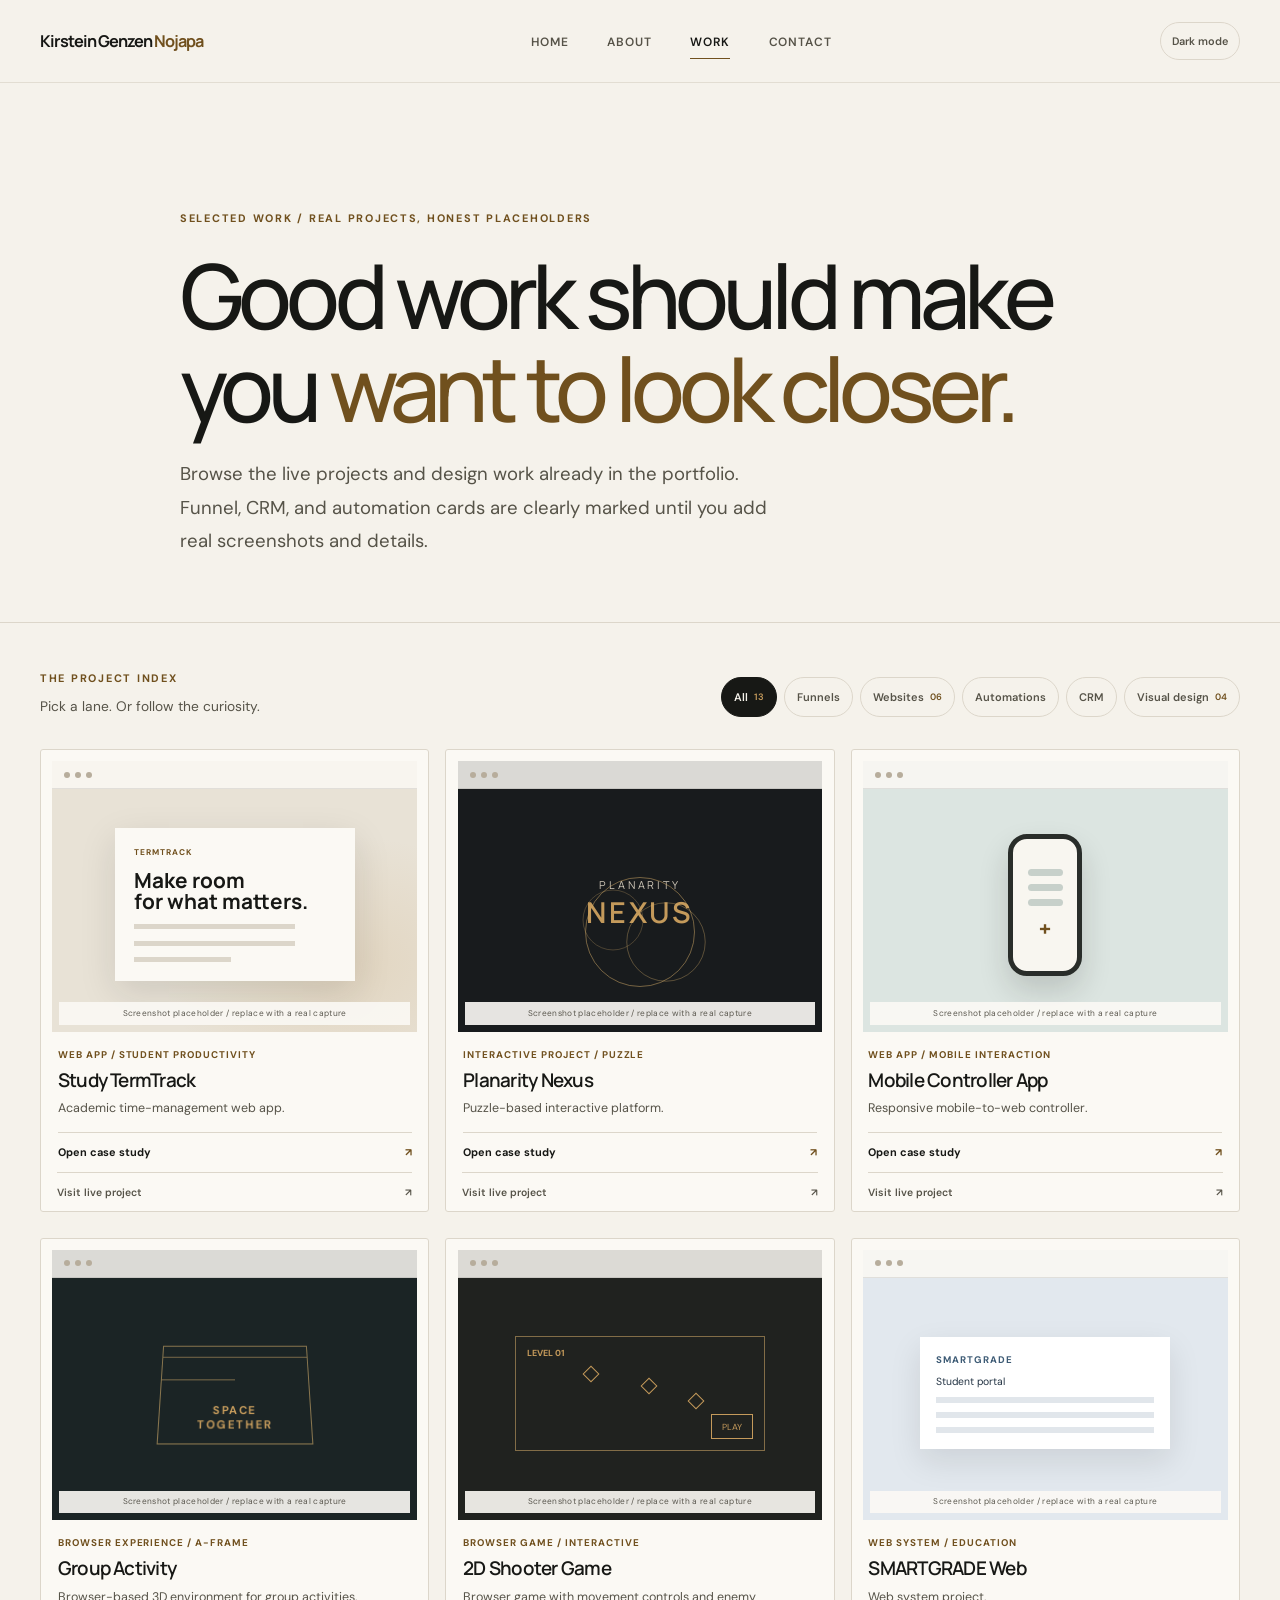
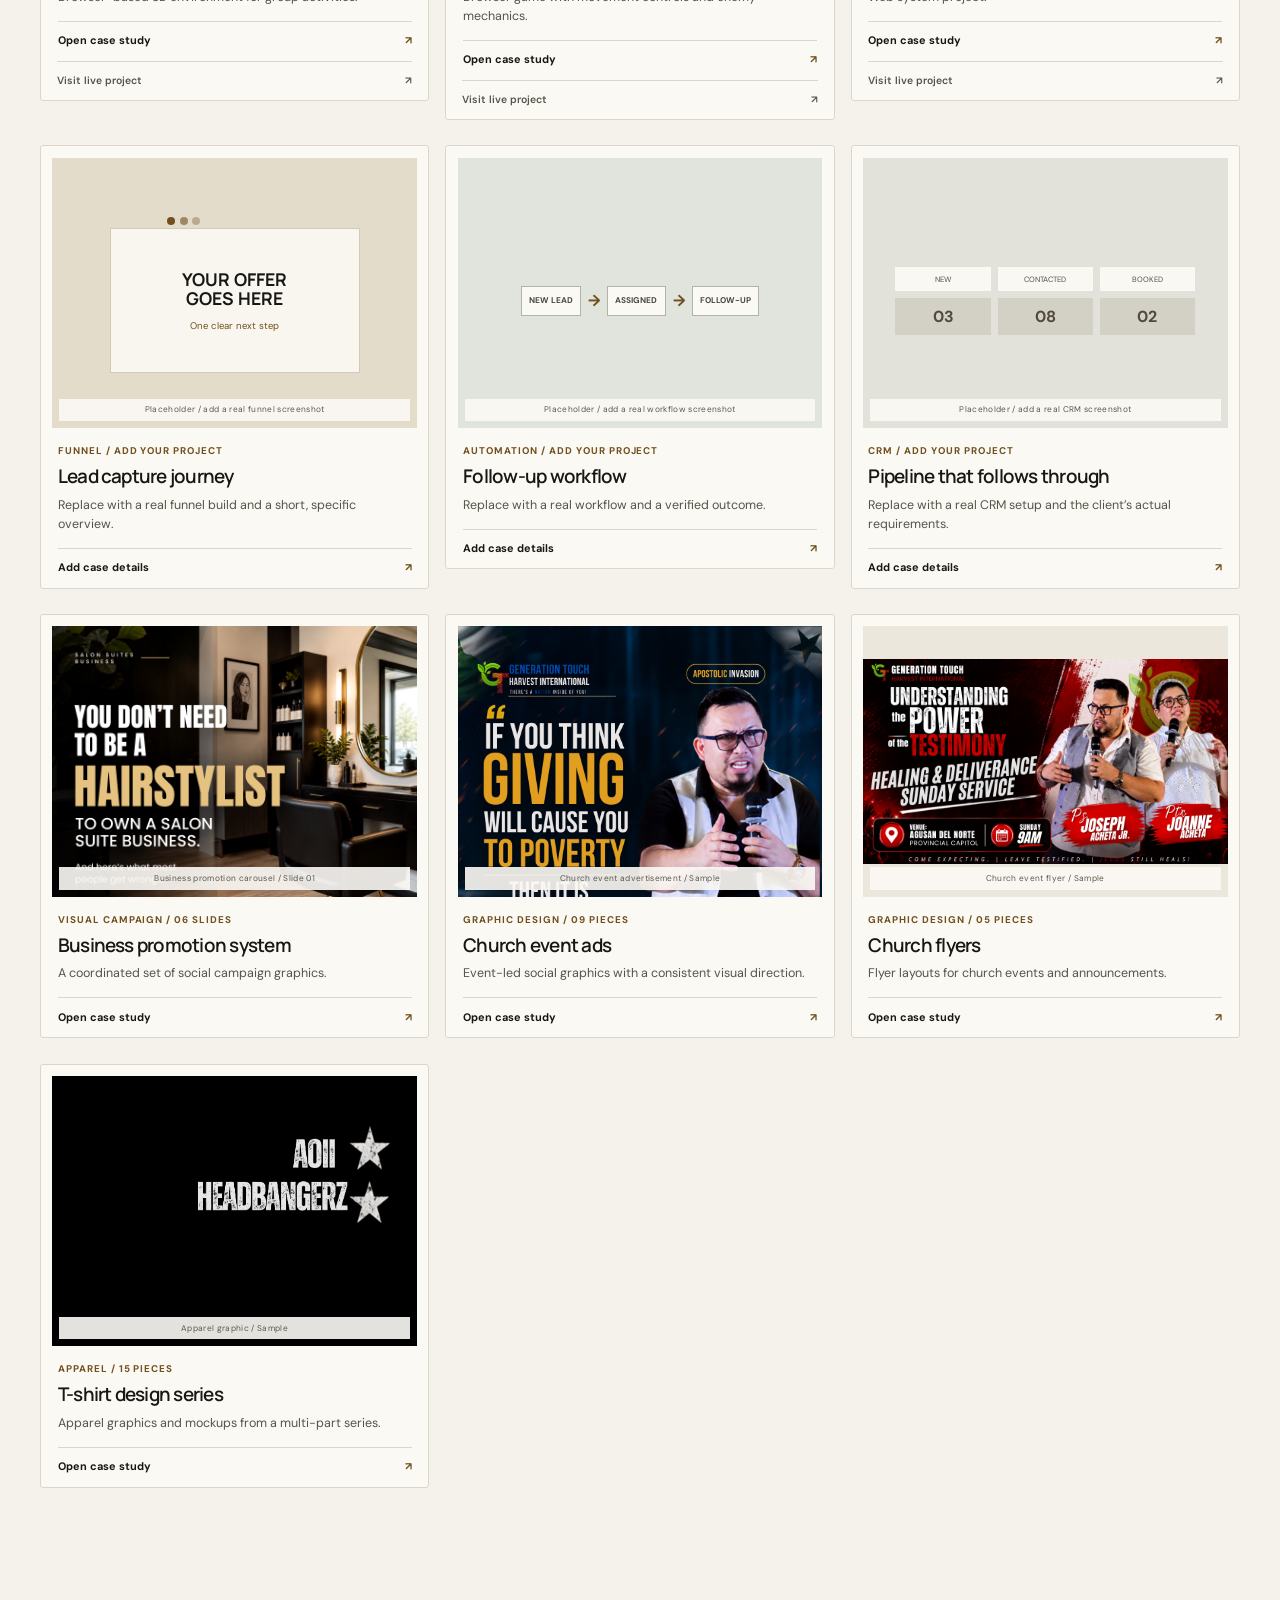
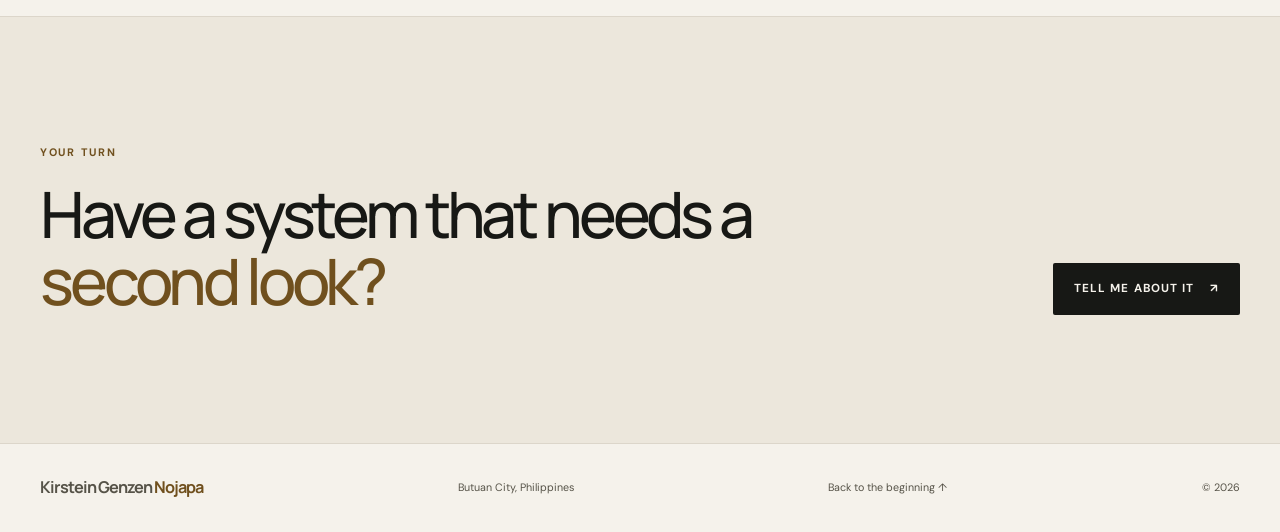
<file: work.html>
<!DOCTYPE html>
<html lang="en">
<head>
  <meta charset="UTF-8">
  <meta name="viewport" content="width=device-width, initial-scale=1.0">
  <meta name="theme-color" content="#f5f2eb">
  <title>Selected Work | Kirstein Genzen Nojapa</title>
  <meta name="description" content="Explore live web apps and graphic design by Kirstein Genzen Nojapa, plus services for GoHighLevel funnels, CRM pipelines, and automation.">
  <link rel="canonical" href="https://kirsteingenzen.github.io/Minimalist-Portfolio/work.html">
  <meta property="og:type" content="website">
  <meta property="og:locale" content="en_PH">
  <meta property="og:site_name" content="Kirstein Genzen Nojapa">
  <meta property="og:title" content="Selected Work | Kirstein Genzen Nojapa">
  <meta property="og:description" content="Explore live web apps and graphic design by Kirstein Genzen Nojapa, plus services for GoHighLevel funnels, CRM pipelines, and automation.">
  <meta property="og:url" content="https://kirsteingenzen.github.io/Minimalist-Portfolio/work.html">
  <meta property="og:image" content="https://kirsteingenzen.github.io/Minimalist-Portfolio/me.jpg">
  <meta property="og:image:alt" content="Kirstein Genzen Nojapa, web developer and automation specialist">
  <meta name="twitter:card" content="summary_large_image">
  <meta name="twitter:title" content="Selected Work | Kirstein Genzen Nojapa">
  <meta name="twitter:description" content="Explore live web apps and graphic design by Kirstein Genzen Nojapa, plus services for GoHighLevel funnels, CRM pipelines, and automation.">
  <meta name="twitter:image" content="https://kirsteingenzen.github.io/Minimalist-Portfolio/me.jpg">
  <meta name="twitter:image:alt" content="Kirstein Genzen Nojapa, web developer and automation specialist">
  <link rel="icon" href="favicon.svg" type="image/svg+xml">
  <link rel="sitemap" type="application/xml" href="sitemap.xml">
  <link rel="preconnect" href="https://fonts.googleapis.com">
  <link rel="preconnect" href="https://fonts.gstatic.com" crossorigin>
  <link href="https://fonts.googleapis.com/css2?family=DM+Sans:wght@400;500;600;700&family=Manrope:wght@400;500;600;700;800&display=swap" rel="stylesheet">
  <link rel="stylesheet" href="style.css">
  <script type="application/ld+json">
    {
      "@context": "https://schema.org",
      "@type": "CollectionPage",
      "@id": "https://kirsteingenzen.github.io/Minimalist-Portfolio/work.html#webpage",
      "url": "https://kirsteingenzen.github.io/Minimalist-Portfolio/work.html",
      "name": "Selected Work | Kirstein Genzen Nojapa",
      "description": "Explore live web apps and graphic design by Kirstein Genzen Nojapa, plus services for GoHighLevel funnels, CRM pipelines, and automation.",
      "inLanguage": "en-PH",
      "isPartOf": { "@id": "https://kirsteingenzen.github.io/Minimalist-Portfolio/#website" },
      "author": { "@id": "https://kirsteingenzen.github.io/Minimalist-Portfolio/#person" },
      "mainEntity": {
        "@type": "ItemList",
        "itemListElement": [
          {
            "@type": "ListItem",
            "position": 1,
            "name": "Study TermTrack",
            "url": "https://kirsteingenzen.github.io/Study-TermTrack/"
          },
          {
            "@type": "ListItem",
            "position": 2,
            "name": "Planarity Nexus",
            "url": "https://kirsteingenzennojapa.github.io/Planarity-Nexus/"
          },
          {
            "@type": "ListItem",
            "position": 3,
            "name": "Mobile Controller App",
            "url": "https://mobile-phone-controller-78vl.vercel.app/"
          },
          {
            "@type": "ListItem",
            "position": 4,
            "name": "Group Activity",
            "url": "https://group-activity-a-frame-two.vercel.app/"
          },
          {
            "@type": "ListItem",
            "position": 5,
            "name": "2D Shooter Game",
            "url": "https://2d-shooter.vercel.app/"
          },
          {
            "@type": "ListItem",
            "position": 6,
            "name": "SMARTGRADE Web",
            "url": "https://smartgrade-vue.vercel.app/login"
          }
        ]
      }
    }
  </script>
</head>
<body>
  <a class="skip-link" href="#main">Skip to content</a>
  <div class="scroll-progress" id="scroll-progress" role="progressbar" aria-label="Page reading progress" aria-valuemin="0" aria-valuemax="100" aria-valuenow="0"><span id="scroll-progress-fill"></span></div>
  <header class="site-header" id="site-header">
    <div class="wrap nav-inner">
      <a href="index.html" class="mark" aria-label="Kirstein Genzen Nojapa home">Kirstein Genzen <span>Nojapa</span></a>
      <nav id="site-nav" aria-label="Main navigation"><ul id="navList">
        <li><a href="index.html">Home</a></li><li><a href="about.html">About</a></li><li><a href="work.html" aria-current="page">Work</a></li><li><a href="index.html#contact">Contact</a></li>
      </ul></nav>
      <div class="nav-actions"><button class="theme-toggle" id="themeToggle" type="button" aria-pressed="false" aria-label="Enable dark theme">Dark mode</button><button class="nav-toggle" id="navToggle" type="button" aria-label="Open navigation menu" aria-controls="site-nav" aria-expanded="false"><span></span><span></span></button></div>
    </div>
  </header>
  <main id="main">
    <section class="page-hero section-shell" id="top">
      <div class="wrap narrow" data-reveal>
        <p class="eyebrow">Selected work / Real projects, honest placeholders</p>
        <h1>Good work should make you <em>want to look closer.</em></h1>
        <p class="page-hero-lede">Browse the live projects and design work already in the portfolio. Funnel, CRM, and automation cards are clearly marked until you add real screenshots and details.</p>
      </div>
    </section>
    <section class="work-section section-shell" id="projects">
      <div class="wrap">
        <div class="work-toolbar" data-reveal>
          <div><p class="eyebrow">The project index</p><p class="filter-hint">Pick a lane. Or follow the curiosity.</p></div>
          <div class="filter-list" role="group" aria-label="Filter projects">
            <button type="button" class="filter-button is-active" data-filter="all" aria-pressed="true">All <span>13</span></button>
            <button type="button" class="filter-button" data-filter="funnels" aria-pressed="false">Funnels</button>
            <button type="button" class="filter-button" data-filter="websites" aria-pressed="false">Websites <span>06</span></button>
            <button type="button" class="filter-button" data-filter="automations" aria-pressed="false">Automations</button>
            <button type="button" class="filter-button" data-filter="crm" aria-pressed="false">CRM</button>
            <button type="button" class="filter-button" data-filter="design" aria-pressed="false">Visual design <span>04</span></button>
          </div>
        </div>
        <p class="sr-only" id="filterStatus" aria-live="polite"></p>
        <div class="project-grid" id="projectGrid">
          <article class="project-card" id="project-study-termtrack" data-categories="websites" data-reveal>
            <button class="project-open" type="button" data-project-open="termtrack" aria-haspopup="dialog" data-cursor="Case study">
              <span class="project-media project-preview project-preview-termtrack" aria-label="Illustrative preview for Study TermTrack; replace with a real screenshot"><span class="browser-bar"><i></i><i></i><i></i></span><span class="project-preview-content"><b>TERMTRACK</b><strong>Make room<br>for what matters.</strong><i></i><i></i><i></i></span><span class="media-note">Screenshot placeholder / replace with a real capture</span></span>
              <span class="project-copy"><span class="project-kicker">Web app / Student productivity</span><strong>Study TermTrack</strong><span>Academic time-management web app.</span><span class="project-action">Open case study <b aria-hidden="true">↗</b></span></span>
            </button>
            <a class="project-live-link" href="https://kirsteingenzen.github.io/Study-TermTrack/" target="_blank" rel="noopener noreferrer">Visit live project <span aria-hidden="true">↗</span></a>
          </article>
          <article class="project-card" id="project-planarity" data-categories="websites" data-reveal>
            <button class="project-open" type="button" data-project-open="planarity" aria-haspopup="dialog" data-cursor="Case study">
              <span class="project-media project-preview project-preview-planarity" aria-label="Illustrative preview for Planarity Nexus; replace with a real screenshot"><span class="browser-bar"><i></i><i></i><i></i></span><span class="planarity-art"><span>PLANARITY</span><b>NEXUS</b><i></i><i></i><i></i></span><span class="media-note">Screenshot placeholder / replace with a real capture</span></span>
              <span class="project-copy"><span class="project-kicker">Interactive project / Puzzle</span><strong>Planarity Nexus</strong><span>Puzzle-based interactive platform.</span><span class="project-action">Open case study <b aria-hidden="true">↗</b></span></span>
            </button>
            <a class="project-live-link" href="https://kirsteingenzennojapa.github.io/Planarity-Nexus/" target="_blank" rel="noopener noreferrer">Visit live project <span aria-hidden="true">↗</span></a>
          </article>
          <article class="project-card" id="project-controller" data-categories="websites" data-reveal>
            <button class="project-open" type="button" data-project-open="controller" aria-haspopup="dialog" data-cursor="Case study">
              <span class="project-media project-preview project-preview-controller" aria-label="Illustrative preview for Mobile Controller App; replace with a real screenshot"><span class="browser-bar"><i></i><i></i><i></i></span><span class="phone-preview"><i></i><i></i><i></i><b>+</b></span><span class="media-note">Screenshot placeholder / replace with a real capture</span></span>
              <span class="project-copy"><span class="project-kicker">Web app / Mobile interaction</span><strong>Mobile Controller App</strong><span>Responsive mobile-to-web controller.</span><span class="project-action">Open case study <b aria-hidden="true">↗</b></span></span>
            </button>
            <a class="project-live-link" href="https://mobile-phone-controller-78vl.vercel.app/" target="_blank" rel="noopener noreferrer">Visit live project <span aria-hidden="true">↗</span></a>
          </article>
          <article class="project-card" id="project-aframe" data-categories="websites" data-reveal>
            <button class="project-open" type="button" data-project-open="aframe" aria-haspopup="dialog" data-cursor="Case study">
              <span class="project-media project-preview project-preview-aframe" aria-label="Illustrative preview for the A-Frame group activity; replace with a real screenshot"><span class="browser-bar"><i></i><i></i><i></i></span><span class="aframe-grid"><i></i><i></i><i></i><b>SPACE<br>TOGETHER</b></span><span class="media-note">Screenshot placeholder / replace with a real capture</span></span>
              <span class="project-copy"><span class="project-kicker">Browser experience / A-Frame</span><strong>Group Activity</strong><span>Browser-based 3D environment for group activities.</span><span class="project-action">Open case study <b aria-hidden="true">↗</b></span></span>
            </button>
            <a class="project-live-link" href="https://group-activity-a-frame-two.vercel.app/" target="_blank" rel="noopener noreferrer">Visit live project <span aria-hidden="true">↗</span></a>
          </article>
          <article class="project-card" id="project-shooter" data-categories="websites" data-reveal>
            <button class="project-open" type="button" data-project-open="shooter" aria-haspopup="dialog" data-cursor="Case study">
              <span class="project-media project-preview project-preview-shooter" aria-label="Illustrative preview for the 2D Shooter Game; replace with a real screenshot"><span class="browser-bar"><i></i><i></i><i></i></span><span class="game-preview"><b>LEVEL 01</b><i></i><i></i><i></i><span>PLAY</span></span><span class="media-note">Screenshot placeholder / replace with a real capture</span></span>
              <span class="project-copy"><span class="project-kicker">Browser game / Interactive</span><strong>2D Shooter Game</strong><span>Browser game with movement controls and enemy mechanics.</span><span class="project-action">Open case study <b aria-hidden="true">↗</b></span></span>
            </button>
            <a class="project-live-link" href="https://2d-shooter.vercel.app/" target="_blank" rel="noopener noreferrer">Visit live project <span aria-hidden="true">↗</span></a>
          </article>
          <article class="project-card" id="project-smartgrade" data-categories="websites" data-reveal>
            <button class="project-open" type="button" data-project-open="smartgrade" aria-haspopup="dialog" data-cursor="Case study">
              <span class="project-media project-preview project-preview-smartgrade" aria-label="Illustrative preview for SMARTGRADE; replace with a real screenshot"><span class="browser-bar"><i></i><i></i><i></i></span><span class="grade-preview"><b>SMARTGRADE</b><span>Student portal</span><i></i><i></i><i></i></span><span class="media-note">Screenshot placeholder / replace with a real capture</span></span>
              <span class="project-copy"><span class="project-kicker">Web system / Education</span><strong>SMARTGRADE Web</strong><span>Web system project.</span><span class="project-action">Open case study <b aria-hidden="true">↗</b></span></span>
            </button>
            <a class="project-live-link" href="https://smartgrade-vue.vercel.app/login" target="_blank" rel="noopener noreferrer">Visit live project <span aria-hidden="true">↗</span></a>
          </article>

          <article class="project-card placeholder-project" id="project-funnel" data-categories="funnels" data-reveal>
            <button class="project-open" type="button" data-project-open="funnel" aria-haspopup="dialog" data-cursor="Add project">
              <span class="project-media project-preview project-preview-funnel" aria-label="Placeholder for a real funnel project screenshot"><span class="placeholder-window"><i></i><i></i><i></i><b>YOUR OFFER<br>GOES HERE</b><span>One clear next step</span></span><span class="media-note">Placeholder / add a real funnel screenshot</span></span>
              <span class="project-copy"><span class="project-kicker">Funnel / Add your project</span><strong>Lead capture journey</strong><span>Replace with a real funnel build and a short, specific overview.</span><span class="project-action">Add case details <b aria-hidden="true">↗</b></span></span>
            </button>
          </article>
          <article class="project-card placeholder-project" id="project-automation" data-categories="automations" data-reveal>
            <button class="project-open" type="button" data-project-open="automation" aria-haspopup="dialog" data-cursor="Add project">
              <span class="project-media project-preview project-preview-automation" aria-label="Placeholder for a real automation workflow diagram"><span class="automation-flow"><i>NEW LEAD</i><b>→</b><i>ASSIGNED</i><b>→</b><i>FOLLOW-UP</i></span><span class="media-note">Placeholder / add a real workflow screenshot</span></span>
              <span class="project-copy"><span class="project-kicker">Automation / Add your project</span><strong>Follow-up workflow</strong><span>Replace with a real workflow and a verified outcome.</span><span class="project-action">Add case details <b aria-hidden="true">↗</b></span></span>
            </button>
          </article>
          <article class="project-card placeholder-project" id="project-crm" data-categories="crm" data-reveal>
            <button class="project-open" type="button" data-project-open="crm" aria-haspopup="dialog" data-cursor="Add project">
              <span class="project-media project-preview project-preview-crm" aria-label="Placeholder for a real CRM pipeline screenshot"><span class="crm-board"><i>NEW</i><i>CONTACTED</i><i>BOOKED</i><b>03</b><b>08</b><b>02</b></span><span class="media-note">Placeholder / add a real CRM screenshot</span></span>
              <span class="project-copy"><span class="project-kicker">CRM / Add your project</span><strong>Pipeline that follows through</strong><span>Replace with a real CRM setup and the client’s actual requirements.</span><span class="project-action">Add case details <b aria-hidden="true">↗</b></span></span>
            </button>
          </article>

          <article class="project-card" id="project-campaign" data-categories="design" data-reveal>
            <button class="project-open" type="button" data-project-open="campaign" aria-haspopup="dialog" data-cursor="Case study">
              <span class="project-media project-image"><img src="Projects-works/TASK%20CAROUSEL/Task%20business%20promotion/1.png" alt="Opening slide from a business promotion carousel" loading="lazy"><span class="media-note">Business promotion carousel / Slide 01</span></span>
              <span class="project-copy"><span class="project-kicker">Visual campaign / 06 slides</span><strong>Business promotion system</strong><span>A coordinated set of social campaign graphics.</span><span class="project-action">Open case study <b aria-hidden="true">↗</b></span></span>
            </button>
          </article>
          <article class="project-card" id="project-church-ads" data-categories="design" data-reveal>
            <button class="project-open" type="button" data-project-open="church-ads" aria-haspopup="dialog" data-cursor="Case study">
              <span class="project-media project-image"><img src="Projects-works/Graphics%20design/Church%20Event%20FB%20ADS/1.png" alt="Church event advertisement design" loading="lazy"><span class="media-note">Church event advertisement / Sample</span></span>
              <span class="project-copy"><span class="project-kicker">Graphic design / 09 pieces</span><strong>Church event ads</strong><span>Event-led social graphics with a consistent visual direction.</span><span class="project-action">Open case study <b aria-hidden="true">↗</b></span></span>
            </button>
          </article>
          <article class="project-card" id="project-flyers" data-categories="design" data-reveal>
            <button class="project-open" type="button" data-project-open="flyers" aria-haspopup="dialog" data-cursor="Case study">
              <span class="project-media project-image"><img src="Projects-works/Graphics%20design/Flyers%20in%20Church%20Even/1.png" alt="Church event flyer design" loading="lazy"><span class="media-note">Church event flyer / Sample</span></span>
              <span class="project-copy"><span class="project-kicker">Graphic design / 05 pieces</span><strong>Church flyers</strong><span>Flyer layouts for church events and announcements.</span><span class="project-action">Open case study <b aria-hidden="true">↗</b></span></span>
            </button>
          </article>
          <article class="project-card" id="project-apparel" data-categories="design" data-reveal>
            <button class="project-open" type="button" data-project-open="apparel" aria-haspopup="dialog" data-cursor="Case study">
              <span class="project-media project-image"><img src="Projects-works/Graphics%20design/Tshirt%20Design/FRONT%20DESIGN.png" alt="Front apparel graphic design" loading="lazy"><span class="media-note">Apparel graphic / Sample</span></span>
              <span class="project-copy"><span class="project-kicker">Apparel / 15 pieces</span><strong>T-shirt design series</strong><span>Apparel graphics and mockups from a multi-part series.</span><span class="project-action">Open case study <b aria-hidden="true">↗</b></span></span>
            </button>
          </article>
        </div>
        <p class="filter-empty" id="filterEmpty" hidden>No projects in this category yet. Have one in mind? <a href="index.html#contact">Let’s build it together.</a></p>
      </div>
    </section>
    <section class="contact-banner section-shell">
      <div class="wrap contact-banner-inner" data-reveal><div><p class="eyebrow">Your turn</p><h2>Have a system that needs a <em>second look?</em></h2></div><a class="button button-dark" href="index.html#contact">Tell me about it <span aria-hidden="true">↗</span></a></div>
    </section>
  </main>
  <dialog class="case-dialog" id="caseStudyDialog" aria-labelledby="caseTitle">
    <div class="case-dialog-inner">
      <button class="dialog-close" type="button" data-dialog-close aria-label="Close case study">×</button>
      <p class="eyebrow" id="caseCategory">Case study</p>
      <h2 id="caseTitle">Project title</h2>
      <p class="case-summary" id="caseSummary"></p>
      <div class="case-details">
        <section><h3>Problem</h3><p id="caseProblem"></p></section>
        <section><h3>What I built</h3><p id="caseBuild"></p></section>
        <section><h3>Tools used</h3><p id="caseTools"></p></section>
        <section><h3>Result</h3><p id="caseResult"></p></section>
      </div>
      <a class="button button-dark case-visit" id="caseVisit" href="#" target="_blank" rel="noopener noreferrer" hidden>Visit live project <span aria-hidden="true">↗</span></a>
      <p class="case-placeholder-note">Bracketed text is a placeholder—replace it with your real project details before publishing.</p>
    </div>
  </dialog>
  <footer class="site-footer"><div class="wrap footer-inner"><a class="mark" href="index.html">Kirstein Genzen <span>Nojapa</span></a><span>Butuan City, Philippines</span><a href="#top">Back to the beginning ↑</a><span>© <span id="currentYear">2026</span></span></div></footer>
  <div class="custom-cursor" id="customCursor" aria-hidden="true"><span class="cursor-label"></span></div>
  <p class="easter-egg-toast" id="easterEggToast" role="status" aria-live="polite" hidden></p>
  <script src="script.js"></script>
</body>
</html>
</file>
<file: style.css>
:root {
  color-scheme: light;
  --bg: #f5f2eb;
  --surface: #fbf9f4;
  --surface-strong: #ece7dc;
  --ink: #171815;
  --muted: #565348;
  --line: #dcd6ca;
  --gold: #70501e;
  --gold-bright: #c49a5b;
  --dark-panel: #20211d;
  --shadow: 0 24px 70px rgba(28, 27, 24, 0.1);
  --sans: "DM Sans", "Helvetica Neue", Arial, sans-serif;
  --display: "Manrope", "Helvetica Neue", Arial, sans-serif;
}

:root[data-theme="dark"] {
  color-scheme: dark;
  --bg: #171815;
  --surface: #20211d;
  --surface-strong: #292a25;
  --ink: #f5f2eb;
  --muted: #b6b0a4;
  --line: #3a3b34;
  --gold: #d3ac69;
  --gold-bright: #e2bd7f;
  --dark-panel: #10110f;
  --shadow: 0 24px 70px rgba(0, 0, 0, 0.28);
}

* {
  box-sizing: border-box;
}

html {
  min-width: 320px;
  overflow-x: clip;
  scroll-behavior: smooth;
  scroll-padding-top: 6rem;
}

body {
  margin: 0;
  overflow-x: hidden;
  background: var(--bg);
  color: var(--ink);
  font-family: var(--sans);
  font-size: 16px;
  line-height: 1.65;
  -webkit-font-smoothing: antialiased;
  text-rendering: optimizeLegibility;
  transition: background-color 0.25s ease, color 0.25s ease;
}

body,
button,
input,
textarea {
  font-family: var(--sans);
}

img,
svg {
  display: block;
  max-width: 100%;
}

a {
  color: inherit;
  text-decoration: none;
}

button {
  color: inherit;
}

button,
input,
textarea {
  font-size: inherit;
}

button,
a,
input,
textarea {
  -webkit-tap-highlight-color: transparent;
}

::selection {
  color: var(--ink);
  background: rgba(196, 154, 91, 0.32);
}

:focus-visible {
  outline: 2px solid var(--gold);
  outline-offset: 4px;
}

[hidden] {
  display: none !important;
}

.wrap {
  width: min(1200px, calc(100% - 64px));
  margin-inline: auto;
}

.narrow {
  width: min(920px, calc(100% - 64px));
}

.sr-only {
  position: absolute;
  width: 1px;
  height: 1px;
  padding: 0;
  overflow: hidden;
  clip: rect(0, 0, 0, 0);
  white-space: nowrap;
  clip-path: inset(50%);
  border: 0;
}

.skip-link {
  position: fixed;
  z-index: 200;
  top: 0.75rem;
  left: 0.75rem;
  padding: 0.75rem 1rem;
  transform: translateY(-160%);
  background: var(--ink);
  color: var(--bg);
  border-radius: 0.25rem;
}

.skip-link:focus {
  transform: translateY(0);
}

.scroll-progress {
  position: fixed;
  z-index: 120;
  inset: 0 0 auto;
  height: 3px;
  background: transparent;
  pointer-events: none;
}

.scroll-progress span {
  display: block;
  width: 100%;
  height: 100%;
  background: var(--gold-bright);
  transform: scaleX(0);
  transform-origin: left center;
}

.site-header {
  position: sticky;
  z-index: 100;
  top: 0;
  border-bottom: 1px solid color-mix(in srgb, var(--line) 75%, transparent);
  background: color-mix(in srgb, var(--bg) 90%, transparent);
  backdrop-filter: blur(16px);
  transition: box-shadow 0.25s ease, background-color 0.25s ease;
}

.site-header.is-scrolled {
  box-shadow: 0 8px 24px rgba(20, 20, 18, 0.06);
}

.nav-inner {
  display: flex;
  min-height: 82px;
  align-items: center;
  justify-content: space-between;
  gap: 2rem;
  transition: min-height 0.25s ease;
}

.site-header.is-scrolled .nav-inner {
  min-height: 68px;
}

.mark {
  flex: 0 0 auto;
  font-family: var(--display);
  font-size: 1.02rem;
  font-weight: 700;
  letter-spacing: -0.06em;
}

.mark span {
  color: var(--gold);
}

.site-header nav ul {
  display: flex;
  align-items: center;
  gap: clamp(1.2rem, 3vw, 2.5rem);
  margin: 0;
  padding: 0;
  list-style: none;
}

.site-header nav a {
  position: relative;
  color: var(--muted);
  font-size: 0.75rem;
  font-weight: 600;
  letter-spacing: 0.08em;
  text-transform: uppercase;
  transition: color 0.2s ease;
}

.site-header nav a::after {
  position: absolute;
  right: 0;
  bottom: -0.55rem;
  left: 0;
  height: 1px;
  transform: scaleX(0);
  transform-origin: left;
  background: var(--gold);
  content: "";
  transition: transform 0.2s ease;
}

.site-header nav a:hover,
.site-header nav a[aria-current="page"] {
  color: var(--ink);
}

.site-header nav a:hover::after,
.site-header nav a[aria-current="page"]::after {
  transform: scaleX(1);
}

.nav-actions {
  display: flex;
  align-items: center;
  gap: 0.65rem;
}

.theme-toggle {
  min-height: 38px;
  padding: 0.35rem 0.7rem;
  border: 1px solid var(--line);
  border-radius: 999px;
  background: transparent;
  color: var(--muted);
  font-size: 0.68rem;
  font-weight: 600;
  cursor: pointer;
  transition: color 0.2s ease, border-color 0.2s ease, background 0.2s ease;
}

.theme-toggle:hover {
  border-color: var(--gold);
  color: var(--ink);
}

.nav-toggle {
  display: none;
  width: 42px;
  height: 42px;
  flex: 0 0 auto;
  flex-direction: column;
  align-items: center;
  justify-content: center;
  gap: 5px;
  border: 1px solid var(--line);
  border-radius: 50%;
  background: transparent;
  cursor: pointer;
}

.nav-toggle span {
  width: 15px;
  height: 1px;
  background: var(--ink);
  transition: transform 0.2s ease;
}

.nav-toggle[aria-expanded="true"] span:first-child {
  transform: translateY(3px) rotate(45deg);
}

.nav-toggle[aria-expanded="true"] span:last-child {
  transform: translateY(-3px) rotate(-45deg);
}

main section {
  position: relative;
  padding-block: clamp(5rem, 10vw, 9rem);
  border-top: 1px solid var(--line);
}

.hero {
  min-height: min(780px, calc(100svh - 82px));
  display: grid;
  align-items: center;
  padding-block: clamp(4rem, 7vw, 6.5rem) 6rem;
  overflow: hidden;
  border-top: 0;
  background:
    radial-gradient(ellipse at 82% 28%, rgba(196, 154, 91, 0.13), transparent 34%),
    var(--bg);
}

.hero-grid {
  display: grid;
  grid-template-columns: minmax(0, 1.12fr) minmax(300px, 0.78fr);
  align-items: center;
  gap: clamp(3rem, 8vw, 8rem);
}

.hero-copy {
  position: relative;
  z-index: 1;
}

.eyebrow {
  display: flex;
  align-items: center;
  gap: 0.7rem;
  margin: 0 0 1.35rem;
  color: var(--gold);
  font-size: 0.68rem;
  font-weight: 700;
  letter-spacing: 0.16em;
  line-height: 1.4;
  text-transform: uppercase;
}

.status-dot {
  width: 7px;
  height: 7px;
  flex: 0 0 auto;
  border-radius: 50%;
  background: var(--gold-bright);
  box-shadow: 0 0 0 4px rgba(196, 154, 91, 0.14);
}

h1,
h2,
h3,
p,
figure {
  margin-top: 0;
}

h1,
h2,
h3 {
  color: var(--ink);
  font-family: var(--display);
  font-weight: 500;
}

h1,
h2 {
  letter-spacing: -0.065em;
}

h1 em,
h2 em {
  color: var(--gold);
  font-style: normal;
}

.hero h1 {
  max-width: 760px;
  margin-bottom: 1.5rem;
  font-size: clamp(3.2rem, 7.5vw, 7rem);
  line-height: 0.99;
}

.hero-lede,
.page-hero-lede {
  max-width: 610px;
  margin-bottom: 1.4rem;
  color: var(--muted);
  font-size: clamp(1rem, 1.45vw, 1.18rem);
  line-height: 1.8;
}

.hero-specialty {
  min-height: 2rem;
  margin-bottom: 2rem;
  color: var(--ink);
  font-size: 0.92rem;
  font-weight: 600;
}

#rotating-skill {
  color: var(--gold);
}

.typing-caret {
  display: inline-block;
  width: 1px;
  height: 1em;
  margin-left: 0.25rem;
  transform: translateY(0.18em);
  background: var(--gold);
  animation: caret-blink 1s steps(2, start) infinite;
}

@keyframes caret-blink {
  to { opacity: 0; }
}

.hero-actions {
  display: flex;
  flex-wrap: wrap;
  align-items: center;
  gap: 1.3rem 1.8rem;
}

.button {
  display: inline-flex;
  min-height: 52px;
  align-items: center;
  justify-content: center;
  gap: 1rem;
  padding: 0.8rem 1.25rem;
  border: 1px solid transparent;
  border-radius: 2px;
  font-size: 0.73rem;
  font-weight: 700;
  letter-spacing: 0.09em;
  text-align: center;
  text-transform: uppercase;
  cursor: pointer;
  transition: transform 0.2s ease, background-color 0.2s ease, border-color 0.2s ease, color 0.2s ease;
}

.button:hover {
  transform: translateY(-2px);
}

.button-dark {
  background: var(--ink);
  color: var(--bg);
}

.button-dark:hover {
  background: var(--gold-bright);
  color: #171815;
}

.button-outline {
  border-color: var(--line);
  color: var(--ink);
}

.button-outline:hover {
  border-color: var(--gold);
}

.text-link,
.section-next {
  display: inline-flex;
  align-items: center;
  gap: 0.55rem;
  color: var(--ink);
  font-size: 0.76rem;
  font-weight: 700;
  letter-spacing: 0.04em;
}

.text-link span,
.section-next span {
  color: var(--gold);
  transition: transform 0.2s ease;
}

.text-link:hover span,
.section-next:hover span {
  transform: translate(3px, -3px);
}

.hero-footnote {
  display: flex;
  align-items: center;
  gap: 0.65rem;
  margin-top: 3.2rem;
  color: var(--muted);
  font-size: 0.65rem;
  letter-spacing: 0.13em;
  text-transform: uppercase;
}

.hero-footnote i {
  width: 20px;
  height: 1px;
  background: var(--gold);
}

.hero-portrait {
  position: relative;
  width: min(100%, 430px);
  justify-self: end;
  aspect-ratio: 0.78;
  border: 1px solid rgba(196, 154, 91, 0.52);
  background: var(--surface-strong);
}

.hero-portrait::before {
  position: absolute;
  z-index: 0;
  top: 14px;
  right: -14px;
  bottom: -14px;
  left: 14px;
  border: 1px solid var(--gold);
  content: "";
}

.hero-portrait img {
  position: relative;
  z-index: 1;
  width: 100%;
  height: 100%;
  object-fit: cover;
  object-position: center 62%;
  filter: saturate(0.72);
}

.portrait-note {
  position: absolute;
  z-index: 2;
  right: -1.2rem;
  bottom: 1.5rem;
  display: grid;
  gap: 0.35rem;
  min-width: 188px;
  padding: 1rem 1.2rem;
  background: var(--surface);
  box-shadow: var(--shadow);
}

.portrait-note-index {
  color: var(--gold);
  font-size: 0.62rem;
  font-weight: 700;
  letter-spacing: 0.12em;
}

.portrait-note > span:last-child {
  font-family: var(--display);
  font-size: 0.92rem;
  font-weight: 700;
  line-height: 1.35;
}

.portrait-orbit {
  position: absolute;
  z-index: 2;
  top: 13%;
  left: -1.25rem;
  width: 50px;
  height: 50px;
  border: 1px solid var(--gold-bright);
  border-radius: 50%;
}

.portrait-orbit::after {
  position: absolute;
  top: -3px;
  right: 7px;
  width: 7px;
  height: 7px;
  border-radius: 50%;
  background: var(--gold-bright);
  content: "";
}

.scroll-cue {
  position: absolute;
  right: max(32px, calc((100% - 1200px) / 2));
  bottom: 1.5rem;
  display: flex;
  align-items: center;
  gap: 0.8rem;
  color: var(--muted);
  font-size: 0.62rem;
  letter-spacing: 0.13em;
  text-transform: uppercase;
}

.scroll-cue-line {
  width: 45px;
  height: 1px;
  background: var(--gold);
}

.section-heading {
  max-width: 720px;
  margin-bottom: 3rem;
}

.section-heading h2,
.journey-intro h2,
.tools-layout h2,
.testimonial-layout h2,
.contact-intro h2,
.page-hero h1,
.bio-copy h2,
.contact-banner h2 {
  margin-bottom: 1.2rem;
  font-size: clamp(2.4rem, 5vw, 4.8rem);
  line-height: 1.04;
}

.section-intro {
  max-width: 590px;
  margin-bottom: 0;
  color: var(--muted);
  font-size: 1rem;
  line-height: 1.8;
}

.section-intro small {
  display: block;
  margin-top: 0.6rem;
  color: var(--muted);
  font-size: 0.75rem;
}

.section-next {
  margin-top: 2.25rem;
}

.proof-section {
  background: var(--surface);
}

.metrics-grid {
  display: grid;
  grid-template-columns: repeat(3, minmax(0, 1fr));
  gap: 1rem;
}

.metric-card {
  display: grid;
  gap: 1rem;
  min-height: 190px;
  align-content: space-between;
  padding: 1.5rem;
  border: 1px solid var(--line);
  background: var(--bg);
}

.metric-number {
  color: var(--gold);
  font-family: var(--display);
  font-size: clamp(2.7rem, 5vw, 4.6rem);
  font-weight: 500;
  letter-spacing: -0.08em;
  line-height: 0.95;
}

.metric-placeholder {
  color: var(--muted);
}

.metric-label {
  max-width: 18rem;
  color: var(--muted);
  font-size: 0.85rem;
}

.metric-label small {
  display: block;
  margin-top: 0.25rem;
  color: var(--gold);
  font-size: 0.68rem;
}

.section-heading-split {
  display: grid;
  grid-template-columns: 1fr 0.7fr;
  align-items: end;
  gap: 2rem;
  max-width: none;
}

.section-heading-split h2 {
  max-width: 650px;
  margin-bottom: 0;
}

.section-heading-split .section-intro {
  padding-bottom: 0.4rem;
}

.teaser-grid {
  display: grid;
  grid-template-columns: repeat(3, minmax(0, 1fr));
  gap: 1rem;
}

.teaser-card {
  display: grid;
  align-content: start;
  gap: 0.8rem;
  min-width: 0;
}

.teaser-image {
  position: relative;
  display: grid;
  min-height: 300px;
  place-items: center;
  overflow: hidden;
  border: 1px solid var(--line);
  background: var(--surface-strong);
}

.teaser-image img {
  width: 100%;
  height: 100%;
  min-height: 300px;
  object-fit: cover;
  transition: transform 0.5s cubic-bezier(0.2, 0.75, 0.25, 1);
}

.teaser-card:hover .teaser-image img {
  transform: scale(1.04);
}

.teaser-image-app {
  align-content: start;
  justify-items: center;
  padding: 1.3rem;
  background: #e9e3d6;
}

.browser-bar {
  position: absolute;
  top: 0;
  right: 0;
  left: 0;
  display: flex;
  height: 30px;
  align-items: center;
  gap: 5px;
  padding-inline: 12px;
  border-bottom: 1px solid rgba(23, 24, 21, 0.1);
  background: rgba(251, 249, 244, 0.86);
}

.browser-bar i {
  width: 6px;
  height: 6px;
  border-radius: 50%;
  background: #b7ad9c;
}

.app-preview {
  display: grid;
  width: min(82%, 280px);
  gap: 0.85rem;
  margin-top: 2.7rem;
  padding: 1.4rem;
  background: #faf8f2;
  box-shadow: 0 15px 40px rgba(23, 24, 21, 0.09);
  color: #272822;
}

.app-preview b {
  color: #8e6d3e;
  font-size: 0.57rem;
  letter-spacing: 0.15em;
}

.app-preview > span:first-of-type {
  font-family: var(--display);
  font-size: 1.4rem;
  font-weight: 700;
  line-height: 1.1;
}

.preview-line {
  width: 100%;
  height: 7px;
  background: #e5e0d6;
}

.preview-line.short {
  width: 65%;
}

.teaser-image-puzzle {
  align-content: center;
  justify-items: center;
  gap: 1rem;
  background: #171a1c;
  color: #f7f4ed;
  font-family: var(--display);
  font-size: 1.7rem;
  font-weight: 800;
  letter-spacing: 0.1em;
  line-height: 1.05;
  text-align: center;
}

.teaser-image-puzzle em {
  color: var(--gold-bright);
  font-style: normal;
}

.teaser-image-puzzle small {
  color: #c3beb2;
  font-family: var(--sans);
  font-size: 0.65rem;
  font-weight: 500;
  letter-spacing: 0.1em;
  text-transform: uppercase;
}

.puzzle-orbit {
  position: absolute;
  width: 140px;
  height: 140px;
  border: 1px solid rgba(196, 154, 91, 0.45);
  border-radius: 50%;
  box-shadow: 35px 20px 0 -18px rgba(196, 154, 91, 0.55), -42px -10px 0 -22px rgba(196, 154, 91, 0.6);
}

.teaser-image-puzzle > span:not(.puzzle-orbit),
.teaser-image-puzzle > small {
  position: relative;
  z-index: 1;
}

.preview-note {
  position: absolute;
  z-index: 2;
  right: 0.5rem;
  bottom: 0.5rem;
  left: 0.5rem;
  padding: 0.3rem 0.4rem;
  background: rgba(251, 249, 244, 0.92);
  color: #565348;
  font-size: 0.52rem;
  letter-spacing: 0.04em;
  text-align: center;
}

.teaser-meta {
  display: flex;
  justify-content: space-between;
  gap: 1rem;
  color: var(--muted);
  font-size: 0.66rem;
  letter-spacing: 0.08em;
  text-transform: uppercase;
}

.teaser-meta span:last-child {
  color: var(--gold);
}

.teaser-card > strong {
  font-family: var(--display);
  font-size: 1.14rem;
  font-weight: 600;
  letter-spacing: -0.035em;
}

.journey-section {
  overflow: hidden;
  background: var(--dark-panel);
  color: #f5f2eb;
}

.journey-section h2,
.journey-section .section-intro {
  color: #f5f2eb;
}

.journey-section .eyebrow {
  color: var(--gold-bright);
}

.journey-section .section-intro {
  color: #bcb8ae;
  margin-bottom: 1.8rem;
}

.journey-layout {
  display: grid;
  grid-template-columns: minmax(250px, 0.72fr) minmax(0, 1.28fr);
  align-items: center;
  gap: clamp(3rem, 8vw, 7rem);
}

.journey-track {
  position: relative;
  display: grid;
  grid-template-columns: repeat(3, minmax(0, 1fr));
  gap: 0.75rem;
}

.journey-track::before {
  position: absolute;
  top: 50%;
  right: 9%;
  left: 9%;
  height: 1px;
  background: rgba(196, 154, 91, 0.35);
  content: "";
}

.journey-step {
  position: relative;
  z-index: 1;
  display: grid;
  min-height: 112px;
  align-content: space-between;
  justify-items: start;
  padding: 0.9rem;
  border: 1px solid #44443d;
  background: var(--dark-panel);
  color: #f5f2eb;
  text-align: left;
  cursor: pointer;
  transition: border-color 0.2s ease, background-color 0.2s ease, transform 0.2s ease;
}

.journey-step:hover,
.journey-step.is-active {
  transform: translateY(-3px);
  border-color: var(--gold-bright);
  background: #292a24;
}

.journey-step > span {
  color: var(--gold-bright);
  font-size: 0.63rem;
  letter-spacing: 0.1em;
}

.journey-step strong {
  font-family: var(--display);
  font-size: 0.88rem;
  font-weight: 600;
}

.journey-step i {
  position: absolute;
  top: 0.75rem;
  right: 0.8rem;
  color: var(--gold-bright);
  font-size: 0.85rem;
  font-style: normal;
}

.journey-detail {
  min-height: 112px;
  margin-top: 1rem;
  padding: 1.1rem 1.25rem;
  border-left: 2px solid var(--gold-bright);
  background: #252620;
}

.journey-detail-kicker {
  color: var(--gold-bright);
  font-size: 0.62rem;
  font-weight: 700;
  letter-spacing: 0.14em;
  text-transform: uppercase;
}

.journey-detail p {
  margin: 0.45rem 0 0;
  color: #d5d0c6;
  font-size: 0.9rem;
  line-height: 1.65;
}

.capabilities-section {
  background: var(--surface);
}

.capability-grid {
  display: grid;
  grid-template-columns: repeat(4, minmax(0, 1fr));
  gap: 1rem;
}

.capability-card {
  display: flex;
  min-height: 285px;
  flex-direction: column;
  align-items: flex-start;
  padding: 1.4rem;
  border: 1px solid var(--line);
  background: var(--bg);
  transition: transform 0.25s ease, border-color 0.25s ease, box-shadow 0.25s ease;
}

.capability-card:hover {
  transform: translateY(-5px);
  border-color: var(--gold);
  box-shadow: var(--shadow);
}

.capability-card > span,
.process-grid article > span {
  color: var(--gold);
  font-size: 0.63rem;
  font-weight: 700;
  letter-spacing: 0.12em;
  text-transform: uppercase;
}

.capability-card h3 {
  margin: 2rem 0 0.7rem;
  font-size: 1.45rem;
  line-height: 1.1;
}

.capability-card p,
.process-grid p {
  color: var(--muted);
  font-size: 0.88rem;
  line-height: 1.75;
}

.capability-card a {
  display: inline-flex;
  gap: 0.45rem;
  align-items: center;
  margin-top: auto;
  padding-top: 1.25rem;
  color: var(--ink);
  font-size: 0.7rem;
  font-weight: 700;
}

.capability-card a span {
  color: var(--gold);
}

.tools-layout {
  display: grid;
  grid-template-columns: 0.8fr 1.2fr;
  align-items: center;
  gap: 4rem;
}

.tools-layout h2 {
  font-size: clamp(2.5rem, 4.4vw, 4.4rem);
}

.tools-grid {
  display: grid;
  grid-template-columns: repeat(4, minmax(0, 1fr));
  gap: 0.7rem;
}

.tools-grid span {
  display: grid;
  min-height: 96px;
  place-items: center;
  padding: 0.8rem;
  border: 1px solid var(--line);
  background: var(--surface);
  color: var(--muted);
  font-size: 0.78rem;
  font-weight: 600;
  text-align: center;
  transition: transform 0.2s ease, border-color 0.2s ease, color 0.2s ease, background-color 0.2s ease;
}

.tools-grid span:hover {
  transform: translateY(-3px);
  border-color: var(--gold);
  background: var(--surface-strong);
  color: var(--ink);
}

.tools-cta {
  margin-top: 1rem;
}

.testimonial-section {
  background: var(--surface-strong);
}

.testimonial-layout {
  display: grid;
  grid-template-columns: 0.75fr 1.25fr;
  align-items: center;
  gap: 4rem;
}

.testimonial-layout > .section-next {
  grid-column: 2;
  margin-top: -1rem;
}

.testimonial-slider {
  min-width: 0;
  padding: clamp(1.5rem, 4vw, 3rem);
  border: 1px solid var(--line);
  background: var(--bg);
}

.testimonial-slide {
  min-height: 260px;
  margin: 0;
}

.placeholder-label {
  display: inline-block;
  margin-bottom: 1.5rem;
  color: var(--gold);
  font-size: 0.64rem;
  font-weight: 700;
  letter-spacing: 0.12em;
  text-transform: uppercase;
}

.testimonial-slide blockquote {
  max-width: 700px;
  margin: 0 0 1.7rem;
  font-family: var(--display);
  font-size: clamp(1.4rem, 3vw, 2.25rem);
  font-weight: 500;
  letter-spacing: -0.045em;
  line-height: 1.25;
}

.testimonial-slide figcaption {
  display: grid;
  gap: 0.15rem;
  color: var(--muted);
  font-size: 0.75rem;
}

.testimonial-slide figcaption strong {
  color: var(--ink);
  font-size: 0.82rem;
}

.slider-controls {
  display: flex;
  align-items: center;
  justify-content: space-between;
  padding-top: 1rem;
  border-top: 1px solid var(--line);
}

.slider-count {
  color: var(--muted);
  font-size: 0.68rem;
  letter-spacing: 0.12em;
}

.slider-controls > div {
  display: flex;
  gap: 0.5rem;
}

.slider-button {
  display: grid;
  width: 42px;
  height: 42px;
  place-items: center;
  border: 1px solid var(--line);
  border-radius: 50%;
  background: transparent;
  color: var(--ink);
  cursor: pointer;
  transition: border-color 0.2s ease, background-color 0.2s ease;
}

.slider-button:hover {
  border-color: var(--gold);
  background: var(--surface-strong);
}

.contact-section {
  background: var(--dark-panel);
  color: #f5f2eb;
}

.contact-section h2 {
  color: #f5f2eb;
}

.contact-intro .section-intro {
  margin-bottom: 1.8rem;
  color: #bcb8ae;
}

.booking-note {
  max-width: 25rem;
  margin: 0.7rem 0 1.4rem;
  color: #bcb8ae;
  font-size: 0.68rem;
}

.contact-section code,
.booking-note code {
  color: var(--gold-bright);
  font-size: 0.95em;
}

.contact-direct {
  display: block;
  width: fit-content;
  padding-bottom: 0.25rem;
  border-bottom: 1px solid #55554a;
  color: #f5f2eb;
  font-size: 0.95rem;
}

.contact-layout {
  display: grid;
  grid-template-columns: minmax(0, 0.9fr) minmax(320px, 1.1fr);
  align-items: start;
  gap: clamp(3rem, 8vw, 8rem);
}

.contact-section .eyebrow {
  color: var(--gold-bright);
}

.inquiry-form {
  display: grid;
  gap: 0.55rem;
  padding: clamp(1.25rem, 3vw, 2rem);
  border: 1px solid #42433b;
  background: #252620;
}

.form-intro {
  margin-bottom: 0.75rem;
  color: #d5d0c6;
  font-family: var(--display);
  font-size: 1.15rem;
  font-weight: 600;
}

.inquiry-form label {
  margin-top: 0.55rem;
  color: #e2ded5;
  font-size: 0.72rem;
  font-weight: 600;
}

.inquiry-form input,
.inquiry-form textarea {
  width: 100%;
  min-height: 48px;
  padding: 0.75rem 0.8rem;
  border: 1px solid #55564c;
  border-radius: 0;
  background: #1c1d19;
  color: #f5f2eb;
}

.inquiry-form textarea {
  min-height: 120px;
  resize: vertical;
}

.inquiry-form input::placeholder,
.inquiry-form textarea::placeholder {
  color: #928f85;
  opacity: 1;
}

.inquiry-form input:focus,
.inquiry-form textarea:focus {
  border-color: var(--gold-bright);
}

.inquiry-form [aria-invalid="true"] {
  border-color: #e58e7a;
}

.field-error {
  margin-top: -0.3rem;
  color: #f1b3a5;
  font-size: 0.68rem;
}

.field-error:empty {
  display: none;
}

.form-footer {
  display: flex;
  flex-wrap: wrap;
  align-items: center;
  gap: 0.9rem 1.2rem;
  margin-top: 0.7rem;
}

.form-microcopy,
.form-setup-note {
  color: #bcb8ae;
  font-size: 0.67rem;
}

.form-setup-note {
  margin: 0.25rem 0 0;
  color: var(--gold-bright);
}

.form-status {
  min-height: 1.4em;
  margin: 0;
  color: #d5d0c6;
  font-size: 0.8rem;
}

.form-status[data-state="success"] {
  color: #b5d5ad;
}

.form-status[data-state="error"] {
  color: #f1b3a5;
}

.site-footer {
  border-top: 1px solid var(--line);
  background: var(--bg);
}

.footer-inner {
  display: flex;
  min-height: 88px;
  align-items: center;
  justify-content: space-between;
  gap: 1rem;
  color: var(--muted);
  font-size: 0.67rem;
}

.footer-inner > a:not(.mark) {
  transition: color 0.2s ease;
}

.footer-inner > a:not(.mark):hover {
  color: var(--gold);
}

.page-hero {
  padding-block: clamp(5rem, 10vw, 9rem) 4rem;
  border-top: 0;
}

.page-hero h1 {
  max-width: 900px;
  margin-bottom: 1.5rem;
  font-size: clamp(3rem, 7vw, 6.5rem);
}

.page-hero-lede {
  margin-bottom: 0;
}

.bio-section {
  background: var(--surface);
}

.bio-layout {
  display: grid;
  grid-template-columns: minmax(0, 1.25fr) minmax(280px, 0.75fr);
  align-items: start;
  gap: clamp(2.5rem, 7vw, 6rem);
}

.bio-copy {
  display: grid;
  justify-items: start;
  gap: 1rem;
}

.bio-copy .eyebrow {
  margin-bottom: 0;
}

.bio-copy h2 {
  margin-bottom: 0.3rem;
}

.bio-copy p:not(.eyebrow) {
  max-width: 690px;
  margin-bottom: 0;
  color: var(--muted);
  font-size: 1rem;
  line-height: 1.9;
}

.bio-copy .button {
  margin-top: 1rem;
}

.bio-aside {
  display: grid;
  gap: 1rem;
}

.bio-portrait {
  aspect-ratio: 4 / 5;
  margin: 0;
  overflow: hidden;
  border: 1px solid var(--line);
  background: var(--surface-strong);
  box-shadow: var(--shadow);
}

.bio-portrait img {
  width: 100%;
  height: 100%;
  object-fit: cover;
  object-position: center 42%;
}

.info-panel {
  padding: 1.35rem;
  border: 1px solid var(--line);
  background: var(--bg);
}

.info-panel .eyebrow {
  margin-bottom: 1rem;
}

.meta-list {
  display: grid;
  gap: 0.9rem;
  margin: 0;
  padding: 0;
  list-style: none;
}

.meta-list li {
  display: grid;
  gap: 0.25rem;
  padding-bottom: 0.8rem;
  border-bottom: 1px solid var(--line);
}

.meta-list li:last-child {
  padding-bottom: 0;
  border-bottom: 0;
}

.meta-list li > span {
  color: var(--muted);
  font-size: 0.63rem;
  letter-spacing: 0.12em;
  text-transform: uppercase;
}

.meta-list strong {
  font-size: 0.82rem;
  font-weight: 600;
}

.meta-list a {
  text-decoration: underline;
  text-decoration-color: var(--line);
  text-underline-offset: 0.22em;
}

.meta-list a:hover {
  text-decoration-color: var(--gold);
}

.process-section {
  background: var(--bg);
}

.process-grid {
  display: grid;
  grid-template-columns: repeat(3, minmax(0, 1fr));
  gap: 1rem;
}

.process-grid article {
  min-height: 220px;
  padding: 1.5rem;
  border-top: 1px solid var(--gold);
  background: var(--surface);
}

.process-grid h3 {
  margin: 1.5rem 0 0.6rem;
  font-size: 1.45rem;
}

.process-grid p {
  margin-bottom: 0;
}

.timeline {
  display: grid;
  border-top: 1px solid var(--line);
}

.timeline-item {
  display: grid;
  grid-template-columns: 170px minmax(0, 1fr);
  gap: 2rem;
  padding-block: 1.6rem;
  border-bottom: 1px solid var(--line);
}

.year {
  padding-top: 0.3rem;
  color: var(--gold);
  font-size: 0.7rem;
  font-weight: 700;
  letter-spacing: 0.09em;
  text-transform: uppercase;
}

.timeline-copy h3 {
  margin-bottom: 0.5rem;
  font-size: clamp(1.25rem, 2.3vw, 1.8rem);
}

.timeline-copy p {
  max-width: 680px;
  margin-bottom: 0;
  color: var(--muted);
}

.contact-banner {
  background: var(--surface-strong);
}

.contact-banner-inner {
  display: flex;
  align-items: end;
  justify-content: space-between;
  gap: 2rem;
}

.contact-banner h2 {
  max-width: 780px;
  margin-bottom: 0;
}

.work-section {
  padding-top: 3rem;
}

.work-toolbar {
  display: flex;
  align-items: end;
  justify-content: space-between;
  gap: 2rem;
  margin-bottom: 2rem;
}

.work-toolbar .eyebrow {
  margin-bottom: 0.5rem;
}

.filter-hint {
  margin-bottom: 0;
  color: var(--muted);
  font-size: 0.86rem;
}

.filter-list {
  display: flex;
  flex-wrap: wrap;
  justify-content: flex-end;
  gap: 0.45rem;
}

.filter-button {
  display: inline-flex;
  min-height: 40px;
  align-items: center;
  gap: 0.35rem;
  padding: 0.5rem 0.75rem;
  border: 1px solid var(--line);
  border-radius: 999px;
  background: transparent;
  color: var(--muted);
  font-size: 0.69rem;
  font-weight: 600;
  cursor: pointer;
  transition: color 0.2s ease, border-color 0.2s ease, background 0.2s ease;
}

.filter-button > span {
  color: var(--gold);
  font-size: 0.58rem;
}

.filter-button:hover,
.filter-button.is-active {
  border-color: var(--ink);
  background: var(--ink);
  color: var(--bg);
}

.filter-button.is-active > span {
  color: var(--gold-bright);
}

.project-grid {
  display: grid;
  grid-template-columns: repeat(3, minmax(0, 1fr));
  align-items: start;
  gap: 1.6rem 1rem;
}

.project-card {
  min-width: 0;
  border: 1px solid var(--line);
  background: var(--surface);
  transition: opacity 0.25s ease, transform 0.25s ease, border-color 0.25s ease;
}

.project-card:hover {
  transform: translateY(-4px);
  border-color: var(--gold);
}

.project-card.is-hiding {
  transform: scale(0.98);
  opacity: 0;
}

.project-open {
  display: grid;
  width: 100%;
  padding: 0.7rem 0.7rem 0;
  border: 0;
  background: transparent;
  text-align: left;
  cursor: pointer;
}

.project-media {
  position: relative;
  display: grid;
  width: 100%;
  aspect-ratio: 1.35;
  place-items: center;
  overflow: hidden;
  background: var(--surface-strong);
}

.project-preview {
  isolation: isolate;
  padding: 2rem 1rem 1rem;
  background:
    radial-gradient(ellipse at 80% 75%, rgba(196, 154, 91, 0.18), transparent 45%),
    #e8e2d6;
  color: #171815;
}

:root[data-theme="dark"] .project-preview {
  background:
    radial-gradient(ellipse at 80% 75%, rgba(196, 154, 91, 0.2), transparent 45%),
    #2a2a25;
  color: #f5f2eb;
}

.project-preview .browser-bar {
  height: 28px;
}

.project-preview-content {
  display: grid;
  width: 72%;
  gap: 0.7rem;
  padding: 1.2rem;
  background: var(--surface);
  box-shadow: 0 12px 35px rgba(23, 24, 21, 0.12);
}

.project-preview-content b {
  color: var(--gold);
  font-size: 0.52rem;
  letter-spacing: 0.12em;
}

.project-preview-content strong {
  font-family: var(--display);
  font-size: 1.3rem;
  line-height: 1.05;
}

.project-preview-content i {
  width: 80%;
  height: 5px;
  background: var(--line);
}

.project-preview-content i:last-child {
  width: 48%;
}

.project-preview-planarity {
  background: #181b1d;
  color: #f5f2eb;
}

.planarity-art {
  display: grid;
  justify-items: center;
  font-family: var(--display);
  letter-spacing: 0.18em;
}

.planarity-art > span {
  color: #cfc7b8;
  font-size: 0.68rem;
}

.planarity-art b {
  color: var(--gold-bright);
  font-size: 1.8rem;
  font-weight: 600;
}

.planarity-art i {
  position: absolute;
  width: 110px;
  height: 110px;
  border: 1px solid rgba(211, 172, 105, 0.5);
  border-radius: 50%;
}

.planarity-art i:nth-of-type(2) {
  transform: translate(26px, 10px) scale(0.72);
}

.planarity-art i:nth-of-type(3) {
  transform: translate(-27px, -12px) scale(0.55);
}

.project-preview-controller {
  background: #dce5e1;
}

.phone-preview {
  display: grid;
  width: 74px;
  height: 142px;
  align-content: center;
  gap: 0.5rem;
  justify-items: center;
  border: 5px solid #292d2a;
  border-radius: 19px;
  background: #f8f6f0;
  box-shadow: 0 15px 30px rgba(23, 24, 21, 0.16);
}

.phone-preview i {
  width: 35px;
  height: 7px;
  border-radius: 5px;
  background: #c7d0ca;
}

.phone-preview b {
  color: var(--gold);
  font-size: 1.3rem;
}

.project-preview-aframe {
  background: #1b2425;
}

.aframe-grid {
  display: grid;
  width: 150px;
  height: 100px;
  grid-template-columns: 1fr 1fr;
  align-items: center;
  justify-items: center;
  transform: perspective(200px) rotateX(10deg);
  border: 1px solid rgba(211, 172, 105, 0.6);
  color: #f5f2eb;
}

.aframe-grid i {
  width: 100%;
  height: 1px;
  background: rgba(211, 172, 105, 0.55);
}

.aframe-grid b {
  grid-column: 1 / -1;
  color: var(--gold-bright);
  font-size: 0.7rem;
  letter-spacing: 0.14em;
  text-align: center;
}

.project-preview-shooter {
  background: #20221f;
}

.game-preview {
  position: relative;
  display: grid;
  width: 75%;
  height: 115px;
  align-content: space-between;
  padding: 0.65rem;
  border: 1px solid rgba(211, 172, 105, 0.55);
  color: var(--gold-bright);
  font-size: 0.55rem;
}

.game-preview > i {
  position: absolute;
  width: 12px;
  height: 12px;
  border: 1px solid var(--gold-bright);
  transform: rotate(45deg);
}

.game-preview > i:nth-of-type(1) { top: 28%; left: 28%; }
.game-preview > i:nth-of-type(2) { top: 52%; right: 25%; }
.game-preview > i:nth-of-type(3) { top: 38%; right: 44%; }

.game-preview > span {
  justify-self: end;
  padding: 0.35rem 0.65rem;
  border: 1px solid var(--gold-bright);
}

.project-preview-smartgrade {
  background: #e2e8ee;
}

.grade-preview {
  display: grid;
  width: 75%;
  gap: 0.55rem;
  padding: 1rem;
  background: #fff;
  box-shadow: 0 12px 30px rgba(23, 24, 21, 0.1);
  color: #243444;
}

.grade-preview b {
  color: #3d5b75;
  font-size: 0.6rem;
  letter-spacing: 0.1em;
}

.grade-preview > span {
  font-size: 0.65rem;
}

.grade-preview i {
  height: 6px;
  background: #e1e6eb;
}

.project-preview-funnel {
  background: #e4dccb;
}

.placeholder-window {
  display: grid;
  width: 75%;
  min-height: 145px;
  align-content: center;
  justify-items: center;
  gap: 0.65rem;
  padding: 1rem;
  border: 1px solid #d5c9b4;
  background: #f9f6ef;
  text-align: center;
}

.placeholder-window > i {
  position: absolute;
  top: 22%;
  width: 8px;
  height: 8px;
  margin-left: -35%;
  border-radius: 50%;
  background: var(--gold);
}

.placeholder-window > i:nth-child(2) { margin-left: -28%; opacity: 0.6; }
.placeholder-window > i:nth-child(3) { margin-left: -21%; opacity: 0.35; }

.placeholder-window b {
  font-family: var(--display);
  font-size: 1.1rem;
  line-height: 1.1;
}

.placeholder-window > span {
  color: var(--gold);
  font-size: 0.6rem;
}

.project-preview-automation {
  background: #e1e4dc;
}

.automation-flow {
  display: flex;
  flex-wrap: wrap;
  align-items: center;
  justify-content: center;
  gap: 0.45rem;
  padding-inline: 0.5rem;
}

.automation-flow i {
  padding: 0.55rem 0.45rem;
  border: 1px solid #aeb5a6;
  background: var(--surface);
  color: #454a3d;
  font-size: 0.52rem;
  font-style: normal;
  font-weight: 700;
}

.automation-flow b {
  color: var(--gold);
}

.project-preview-crm {
  background: #e2e1da;
}

.crm-board {
  display: grid;
  width: 90%;
  grid-template-columns: repeat(3, 1fr);
  gap: 0.4rem;
}

.crm-board i {
  padding: 0.45rem 0.25rem;
  background: #faf8f2;
  color: #565449;
  font-size: 0.48rem;
  font-style: normal;
  text-align: center;
}

.crm-board b {
  padding: 0.5rem 0.25rem;
  background: #d3d0c6;
  color: #514a3c;
  font-size: 1rem;
  text-align: center;
}

.project-image img {
  width: 100%;
  height: 100%;
  object-fit: contain;
  transition: transform 0.45s cubic-bezier(0.2, 0.75, 0.25, 1);
}

.project-card:hover .project-image img {
  transform: scale(1.045);
}

.media-note {
  position: absolute;
  right: 0.45rem;
  bottom: 0.45rem;
  left: 0.45rem;
  z-index: 3;
  padding: 0.35rem 0.45rem;
  background: rgba(251, 249, 244, 0.91);
  color: #5b584f;
  font-size: 0.52rem;
  letter-spacing: 0.04em;
  text-align: center;
}

.project-copy {
  display: grid;
  gap: 0.5rem;
  padding: 1rem 0.35rem 0.85rem;
}

.project-kicker {
  color: var(--gold);
  font-size: 0.61rem;
  font-weight: 700;
  letter-spacing: 0.1em;
  text-transform: uppercase;
}

.project-copy > strong {
  font-family: var(--display);
  font-size: 1.18rem;
  font-weight: 600;
  letter-spacing: -0.04em;
  line-height: 1.2;
}

.project-copy > span:not(.project-kicker):not(.project-action) {
  color: var(--muted);
  font-size: 0.78rem;
  line-height: 1.55;
}

.project-action {
  display: flex;
  justify-content: space-between;
  margin-top: 0.35rem;
  padding-top: 0.7rem;
  border-top: 1px solid var(--line);
  color: var(--ink);
  font-size: 0.68rem;
  font-weight: 700;
}

.project-action b {
  color: var(--gold);
}

.project-live-link {
  display: flex;
  justify-content: space-between;
  margin-inline: 1rem;
  padding-block: 0.65rem;
  border-top: 1px solid var(--line);
  color: var(--muted);
  font-size: 0.65rem;
  font-weight: 600;
}

.project-live-link:hover {
  color: var(--gold);
}

.filter-empty {
  padding: 2rem;
  border: 1px dashed var(--line);
  color: var(--muted);
  text-align: center;
}

.filter-empty a {
  color: var(--gold);
  text-decoration: underline;
  text-underline-offset: 0.2em;
}

.case-dialog {
  width: min(760px, calc(100% - 2rem));
  max-height: min(88vh, 900px);
  padding: 0;
  overflow: auto;
  border: 1px solid var(--line);
  background: var(--bg);
  color: var(--ink);
  box-shadow: var(--shadow);
}

.case-dialog::backdrop {
  background: rgba(13, 14, 12, 0.72);
  backdrop-filter: blur(4px);
}

.case-dialog-inner {
  position: relative;
  padding: clamp(1.5rem, 5vw, 3rem);
}

.dialog-close {
  position: absolute;
  top: 1rem;
  right: 1rem;
  display: grid;
  width: 42px;
  height: 42px;
  place-items: center;
  border: 1px solid var(--line);
  border-radius: 50%;
  background: var(--surface);
  color: var(--ink);
  font-size: 1.6rem;
  cursor: pointer;
}

.case-dialog h2 {
  max-width: 600px;
  margin: 0 3rem 0.7rem 0;
  font-size: clamp(2rem, 5vw, 3.5rem);
  line-height: 1.05;
}

.case-summary {
  max-width: 600px;
  margin-bottom: 2rem;
  color: var(--muted);
}

.case-details {
  display: grid;
  grid-template-columns: 1fr 1fr;
  gap: 1rem;
}

.case-details section {
  padding: 1rem;
  border: 1px solid var(--line);
  background: var(--surface);
}

.case-details h3 {
  margin-bottom: 0.5rem;
  color: var(--gold);
  font-size: 0.7rem;
  letter-spacing: 0.1em;
  text-transform: uppercase;
}

.case-details p {
  margin: 0;
  color: var(--muted);
  font-size: 0.83rem;
  line-height: 1.7;
}

.case-visit {
  margin-top: 1.3rem;
}

.case-placeholder-note {
  margin: 1.3rem 0 0;
  color: var(--muted);
  font-size: 0.7rem;
}

.custom-cursor {
  position: fixed;
  z-index: 180;
  top: 0;
  left: 0;
  display: grid;
  width: 15px;
  height: 15px;
  place-items: center;
  transform: translate(-50%, -50%);
  border: 1px solid var(--gold);
  border-radius: 50%;
  background: rgba(196, 154, 91, 0.25);
  opacity: 0;
  pointer-events: none;
  transition: width 0.18s ease, height 0.18s ease, background-color 0.18s ease, opacity 0.18s ease;
}

.custom-cursor.is-visible {
  opacity: 1;
}

.custom-cursor.is-hovering {
  width: 70px;
  height: 70px;
  background: var(--gold);
}

.cursor-label {
  color: #171815;
  font-size: 0.56rem;
  font-weight: 700;
  opacity: 0;
  text-transform: uppercase;
}

.custom-cursor.is-hovering .cursor-label {
  opacity: 1;
}

.easter-egg-toast {
  position: fixed;
  z-index: 190;
  right: 1rem;
  bottom: 1rem;
  max-width: min(360px, calc(100% - 2rem));
  margin: 0;
  padding: 1rem 1.2rem;
  border: 1px solid var(--gold);
  background: var(--ink);
  color: var(--bg);
  box-shadow: var(--shadow);
  font-size: 0.83rem;
}

.work-toolbar,
.project-card,
.capability-card,
.journey-step,
.teaser-card,
.metric-card,
.process-grid article,
.tools-grid span,
.testimonial-slider,
.inquiry-form,
.bio-portrait,
.info-panel,
.timeline-item {
  border-radius: 3px;
}

.js-ready [data-reveal] {
  transform: translateY(18px);
  opacity: 0;
  transition: transform 0.65s cubic-bezier(0.2, 0.7, 0.2, 1), opacity 0.65s ease;
  transition-delay: var(--reveal-delay, 0ms);
}

.js-ready [data-reveal].is-visible {
  transform: translateY(0);
  opacity: 1;
}

@keyframes page-enter {
  from { opacity: 0; }
  to { opacity: 1; }
}

body {
  animation: page-enter 0.35s ease both;
}

@view-transition {
  navigation: auto;
}

::view-transition-old(root) {
  animation: 0.2s ease both page-exit;
}

::view-transition-new(root) {
  animation: 0.35s ease both page-enter;
}

@keyframes page-exit {
  to { opacity: 0; }
}

@media (max-width: 1000px) {
  .hero-grid {
    grid-template-columns: minmax(0, 1fr) minmax(260px, 0.75fr);
    gap: 3rem;
  }

  .capability-grid {
    grid-template-columns: repeat(2, minmax(0, 1fr));
  }

  .project-grid {
    grid-template-columns: repeat(2, minmax(0, 1fr));
  }

  .work-toolbar {
    align-items: start;
    flex-direction: column;
  }

  .filter-list {
    justify-content: flex-start;
  }
}

@media (max-width: 760px) {
  .wrap,
  .narrow {
    width: min(100% - 36px, 100%);
  }

  .nav-inner,
  .site-header.is-scrolled .nav-inner {
    min-height: 70px;
  }

  .site-header {
    background: var(--bg);
    backdrop-filter: none;
  }

  .nav-toggle {
    display: flex;
    position: relative;
    z-index: 102;
  }

  .site-header nav {
    position: fixed;
    z-index: 101;
    top: 0;
    right: 0;
    bottom: 0;
    width: min(82vw, 360px);
    padding: 6.5rem 1.5rem 2rem;
    transform: translateX(102%);
    border-left: 1px solid var(--line);
    background: var(--surface);
    box-shadow: var(--shadow);
    transition: transform 0.28s ease;
  }

  .site-header nav.is-open {
    transform: translateX(0);
  }

  .site-header nav ul {
    align-items: flex-start;
    flex-direction: column;
    gap: 1.7rem;
  }

  .site-header nav a {
    font-size: 0.9rem;
  }

  .nav-actions {
    gap: 0.4rem;
  }

  .theme-toggle {
    min-height: 36px;
    padding-inline: 0.6rem;
    font-size: 0.62rem;
  }

  body.menu-open {
    overflow: hidden;
  }

  .hero {
    min-height: auto;
    padding-block: 4.5rem 5.5rem;
  }

  .hero-grid {
    grid-template-columns: 1fr;
    gap: 3.5rem;
  }

  .hero h1 {
    max-width: 650px;
    font-size: clamp(3.2rem, 12vw, 5.8rem);
  }

  .hero-portrait {
    width: min(76%, 390px);
    justify-self: center;
  }

  .portrait-note {
    right: -1rem;
  }

  .scroll-cue {
    right: 18px;
    bottom: 1rem;
  }

  .section-heading-split,
  .journey-layout,
  .tools-layout,
  .testimonial-layout,
  .contact-layout,
  .bio-layout {
    grid-template-columns: 1fr;
  }

  .section-heading-split {
    align-items: start;
  }

  .section-heading-split h2 {
    margin-bottom: 0.5rem;
  }

  .journey-layout,
  .tools-layout,
  .testimonial-layout,
  .contact-layout {
    gap: 2.5rem;
  }

  .testimonial-layout > .section-next {
    grid-column: auto;
    margin-top: -1.5rem;
  }

  .bio-aside {
    grid-template-columns: 0.9fr 1.1fr;
    align-items: start;
  }

  .bio-portrait {
    height: auto;
  }

  .process-grid {
    grid-template-columns: 1fr;
  }

  .process-grid article {
    min-height: 0;
  }

  .contact-banner-inner {
    align-items: flex-start;
    flex-direction: column;
  }

  .footer-inner {
    display: grid;
    grid-template-columns: 1fr 1fr;
    padding-block: 1.3rem;
  }

  .footer-inner > :nth-child(even) {
    text-align: right;
  }

  .custom-cursor {
    display: none;
  }
}

@media (max-width: 520px) {
  .wrap,
  .narrow {
    width: min(100% - 30px, 100%);
  }

  .mark {
    font-size: 0.9rem;
  }

  .nav-actions {
    gap: 0.35rem;
  }

  .theme-toggle {
    min-height: 34px;
    padding-inline: 0.5rem;
  }

  .nav-toggle {
    width: 38px;
    height: 38px;
  }

  main section {
    padding-block: 4.5rem;
  }

  .hero {
    padding-block: 3.6rem 5rem;
  }

  .hero h1 {
    font-size: clamp(2.8rem, 13vw, 4.2rem);
  }

  .hero-footnote {
    margin-top: 2.4rem;
    font-size: 0.56rem;
  }

  .hero-portrait {
    width: 82%;
  }

  .portrait-note {
    min-width: 155px;
    padding: 0.8rem;
  }

  .portrait-note > span:last-child {
    font-size: 0.8rem;
  }

  .section-heading h2,
  .journey-intro h2,
  .tools-layout h2,
  .testimonial-layout h2,
  .contact-intro h2,
  .page-hero h1,
  .bio-copy h2,
  .contact-banner h2 {
    font-size: clamp(2.35rem, 10vw, 3.35rem);
  }

  .metrics-grid,
  .teaser-grid,
  .capability-grid,
  .project-grid {
    grid-template-columns: 1fr;
  }

  .metric-card {
    min-height: 145px;
  }

  .teaser-image,
  .teaser-image img {
    min-height: 250px;
  }

  .journey-track {
    grid-template-columns: repeat(2, minmax(0, 1fr));
  }

  .journey-track::before {
    display: none;
  }

  .journey-step {
    min-height: 94px;
  }

  .tools-grid {
    grid-template-columns: repeat(2, minmax(0, 1fr));
  }

  .tools-grid span {
    min-height: 78px;
  }

  .testimonial-slide {
    min-height: 300px;
  }

  .bio-aside {
    grid-template-columns: 1fr;
  }

  .bio-portrait {
    aspect-ratio: 4 / 4.2;
  }

  .timeline-item {
    grid-template-columns: 1fr;
    gap: 0.5rem;
  }

  .work-toolbar {
    gap: 1rem;
  }

  .filter-list {
    gap: 0.4rem;
  }

  .filter-button {
    min-height: 36px;
    padding-inline: 0.6rem;
    font-size: 0.62rem;
  }

  .project-grid {
    gap: 1rem;
  }

  .project-media {
    aspect-ratio: 1.25;
  }

  .case-details {
    grid-template-columns: 1fr;
  }

  .form-footer {
    align-items: flex-start;
    flex-direction: column;
  }

  .footer-inner {
    grid-template-columns: 1fr;
    gap: 0.45rem;
    text-align: left;
  }

  .footer-inner > :nth-child(even) {
    text-align: left;
  }
}

@media (hover: hover) and (pointer: fine) and (prefers-reduced-motion: no-preference) {
  .has-custom-cursor {
    --cursor-active: 1;
  }

  .has-custom-cursor .custom-cursor.is-visible {
    display: grid;
  }
}

@media (prefers-reduced-motion: reduce) {
  html {
    scroll-behavior: auto;
  }

  ::view-transition-old(root),
  ::view-transition-new(root) {
    animation: none !important;
  }

  *,
  *::before,
  *::after {
    scroll-behavior: auto !important;
    animation-duration: 0.01ms !important;
    animation-iteration-count: 1 !important;
    transition-duration: 0.01ms !important;
  }

  .js-ready [data-reveal] {
    transform: none;
    opacity: 1;
  }

  .custom-cursor,
  .typing-caret {
    display: none !important;
  }
}
</file>
